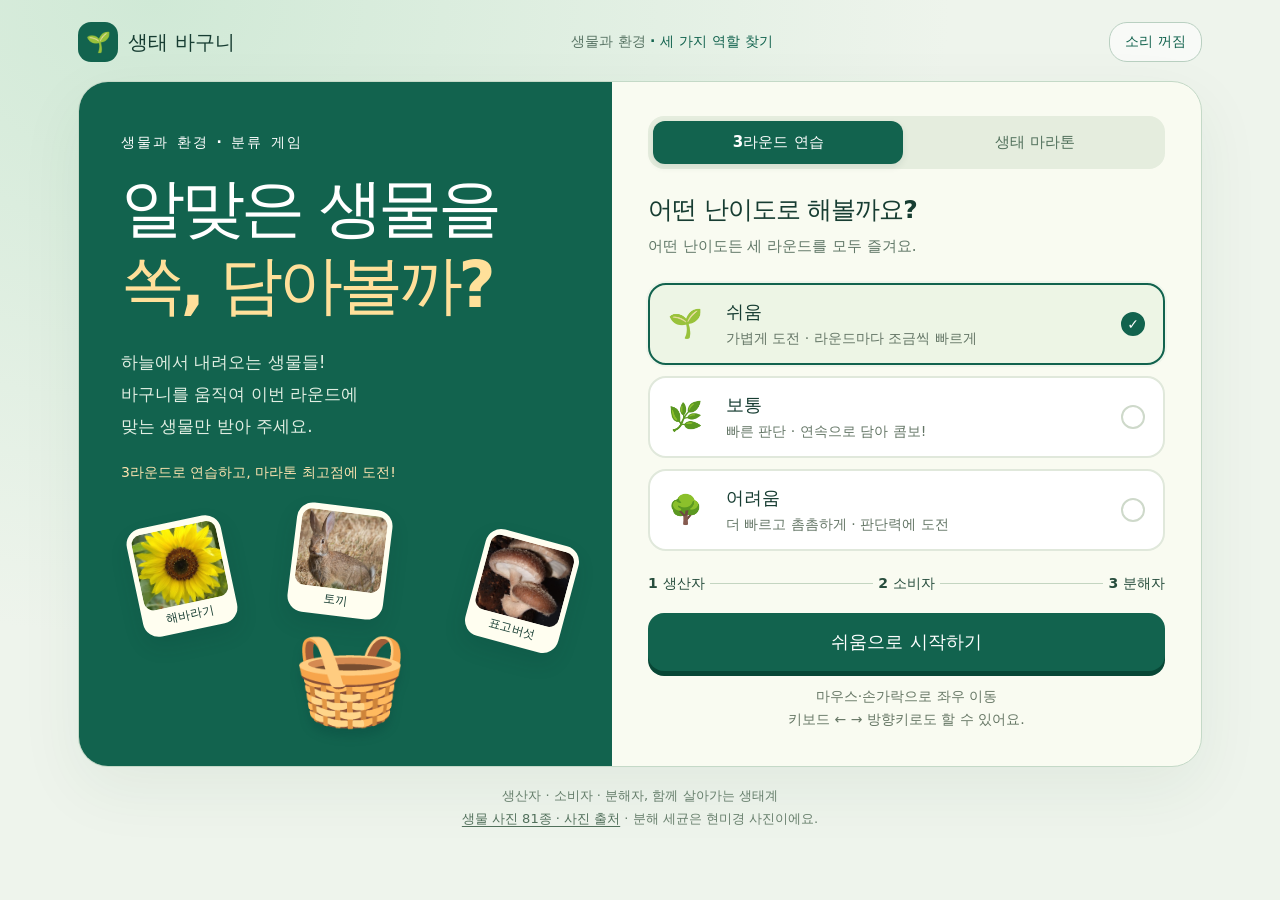
<file: index.html>
<!doctype html>
<html lang="ko">
<head>
<meta charset="utf-8">
<meta name="viewport" content="width=device-width, initial-scale=1, viewport-fit=cover">
<meta name="theme-color" content="#12634e">
<title>생태 바구니 · 생산자, 소비자, 분해자</title>
<link rel="icon" href="data:image/svg+xml,%3Csvg xmlns='http://www.w3.org/2000/svg' viewBox='0 0 64 64'%3E%3Ctext y='52' font-size='52'%3E🧺%3C/text%3E%3C/svg%3E">
<style>
:root{font-family:'Malgun Gothic','Apple SD Gothic Neo',system-ui,sans-serif;color:#173d32;background:#eaf3ec;font-synthesis:none;--green:#12634e;--accent:#efac47;--ink:#173d32}*{box-sizing:border-box}body{margin:0;min-height:100svh;background:radial-gradient(ellipse at 12% 0%,#d0e9d6,transparent 50%),#eef4ec}button{font:inherit;cursor:pointer;touch-action:manipulation}button:focus-visible,[tabindex]:focus-visible{outline:4px solid #eb9127;outline-offset:4px}button:disabled{cursor:default}button{border:0}button,.card{border-radius:18px}button:hover{filter:brightness(1.035)}[hidden]{display:none!important}.shell{max-width:1180px;margin:auto;padding:22px 28px}.brandbar{display:flex;align-items:center;justify-content:space-between;gap:15px;margin-bottom:19px}.brand{font-size:20px;font-weight:900;display:flex;align-items:center;gap:10px}.brandmark{background:var(--green);color:white;width:40px;height:40px;display:grid;place-items:center;border-radius:13px}.tag{font-size:14px;color:#587464}.tag b{color:var(--green)}.smallbtn{background:#fff9;border:1px solid #b9d0c1;padding:10px 15px;font-size:14px;color:var(--green);font-weight:700}.scene{position:relative;overflow:hidden;border-radius:30px;border:1px solid #c4d9c7;background:#f9fbf1;box-shadow:0 22px 65px #244b3710}.start-layout{display:grid;grid-template-columns:.95fr 1.05fr;min-height:600px}.intro{padding:52px 42px 40px;background:var(--green);color:#fff;position:relative;overflow:hidden}.eyebrow{font-size:14px;letter-spacing:.16em;font-weight:800;margin:0 0 18px}.intro h1{font-size:clamp(42px,5vw,64px);line-height:1.2;letter-spacing:-.065em;margin:0 0 22px}.intro h1 span{color:#ffe09a}.intro p{line-height:1.9;color:#e0eee2;font-size:17px;max-width:330px}.icon-show{height:220px;position:relative;margin-top:20px;user-select:none}.sample{position:absolute;display:grid;place-items:center;width:83px;height:96px;background:#fffef0;border-radius:21px;color:var(--ink);box-shadow:0 10px 20px #002e3220;transform:rotate(var(--tilt));font-size:43px;padding:6px}.sample small{font-size:13px;font-weight:800}.sample:nth-child(1){left:3%;top:15px;--tilt:-12deg}.sample:nth-child(2){left:38%;top:0;--tilt:7deg}.sample:nth-child(3){right:0;top:30px;--tilt:15deg}.demo-basket{position:absolute;font-size:92px;left:calc(50% - 52px);bottom:-6px;filter:drop-shadow(0 8px 5px #002e3230)}.selection{padding:44px 36px;display:flex;flex-direction:column;justify-content:center}.selection h2{font-size:25px;letter-spacing:-.04em;margin:0 0 8px}.muted{font-size:15px;color:#617868;line-height:1.65;margin:0 0 24px}.difficulty{display:grid;grid-template-columns:1fr;gap:11px}.level{display:flex;text-align:left;align-items:center;gap:16px;padding:15px 18px;background:#fff;border:2px solid #e0e8db;color:var(--ink);position:relative}.level[aria-pressed=true]{border-color:var(--green);background:#edf5e5;box-shadow:0 0 0 2px #12634e0a}.level .symbol{font-size:28px;width:42px}.level strong{display:block;font-size:18px;margin-bottom:4px}.level small{color:#647666;font-size:14px}.check{margin-left:auto;border:2px solid #ced9ca;border-radius:50%;width:24px;height:24px;display:grid;place-items:center;color:transparent;flex-shrink:0;font-size:14px}.level[aria-pressed=true] .check{background:var(--green);border-color:var(--green);color:#fff}.round-path{display:flex;align-items:center;justify-content:space-between;margin:24px 0 20px;gap:5px;font-size:14px;color:#55725e}.round-path b{font-weight:700;color:#274d3d}.round-path i{height:1px;background:#c4d5c1;flex:1}.primary{background:var(--green);color:white;font-size:18px;font-weight:800;padding:17px 24px;border-radius:16px;box-shadow:0 5px 0 #084736}.primary:active{transform:translateY(2px);box-shadow:0 3px 0 #084736}.how{font-size:14px;color:#667765;text-align:center;margin:20px 0 0;line-height:1.7}.footer{text-align:center;font-size:13px;color:#69816e;margin:17px 0 0}.game-head{display:flex;align-items:center;justify-content:space-between;padding:18px 25px;background:white;gap:12px}.round-label{font-size:14px;color:#69806c;margin-bottom:5px}.game-head h1{font-size:24px;letter-spacing:-.05em;margin:0}.hud{display:flex;align-items:center;gap:22px}.stat{text-align:center;min-width:60px}.stat span{font-size:13px;color:#72816e;display:block;margin-bottom:4px}.stat strong{font-size:23px;font-variant-numeric:tabular-nums}.progress-track{height:5px;background:#d9e7cf}.progress-track div{height:100%;background:#e8a63b;transition:width .2s}.field{height:clamp(320px,58svh,590px);min-height:290px;position:relative;background:linear-gradient(#d9f0f5 0%,#eff8e9 74%,#e2edbb 74%,#c5de9a 100%);overflow:hidden;touch-action:none;user-select:none;cursor:ew-resize;outline-offset:-5px!important}.field::before{content:'';position:absolute;inset:0;pointer-events:none;background:radial-gradient(ellipse at 13% 28%,#ffffff80 0 4%,transparent 4.5%),radial-gradient(ellipse at 83% 17%,#ffffff80 0 5%,transparent 5.5%)}.field-label{position:absolute;left:20px;top:18px;font-size:13px;letter-spacing:.04em;color:#4d7a73;border:1px solid #9abdb455;border-radius:100px;padding:8px 12px;background:#ffffff66}.falling{position:absolute;top:0;left:0;width:78px;height:88px;background:#fffef7;border:2px solid #fff;box-shadow:0 5px 0 #557d7220,0 9px 17px #52796612;border-radius:18px;display:flex;flex-direction:column;align-items:center;justify-content:center;will-change:transform;pointer-events:none}.falling .emoji{font-size:39px;line-height:1.18}.falling .name{font-size:13px;font-weight:800;margin-top:4px;white-space:nowrap}.basket{position:absolute;bottom:12px;left:0;width:108px;height:100px;display:flex;align-items:center;flex-direction:column;justify-content:end;will-change:transform;pointer-events:none}.basket-icon{font-size:76px;line-height:1;filter:drop-shadow(0 5px 2px #48652830)}.basket-name{border-radius:12px;background:var(--green);color:white;font-size:14px;font-weight:800;padding:5px 15px;margin-top:-5px;border:2px solid #fff9;z-index:1}.basket.good .basket-icon{animation:pop .3s}.basket.bad .basket-icon{animation:shake .3s}.feedback{position:absolute;top:60px;left:50%;transform:translateX(-50%);width:max-content;max-width:90%;border:2px solid #fff;background:#fffdf5;color:var(--ink);box-shadow:0 6px 20px #183d3217;border-radius:15px;padding:11px 18px;text-align:center;font-size:15px;font-weight:700;z-index:3;pointer-events:none}.feedback.bad{background:#fff0e1;color:#854c13}.game-bottom{display:flex;align-items:center;justify-content:space-between;padding:14px 22px;background:#fff;gap:12px}.tip{font-size:14px;color:#5e745f;line-height:1.6}.arrows{display:flex;gap:8px}.arrow{background:#eff4e9;color:var(--green);border:1px solid #d4dfcc;font-size:23px;width:55px;height:42px;touch-action:none}.overlay{position:absolute;inset:0;z-index:10;background:#163e3266;backdrop-filter:blur(7px);display:grid;place-items:center;padding:22px}.dialog{background:#fffdf3;border:3px solid white;border-radius:27px;padding:30px;max-width:480px;width:100%;box-shadow:0 25px 60px #06302030;text-align:center;max-height:100%;overflow:auto}.dialog-icon{font-size:55px;line-height:1.3;margin-bottom:10px}.dialog .eyebrow{color:#6b8167;margin-bottom:10px;letter-spacing:.05em}.dialog h2{font-size:29px;margin:0 0 12px;letter-spacing:-.055em}.dialog p{font-size:16px;line-height:1.7;margin:12px 0 22px;color:#59715a}.dialog .primary{width:100%}.dialog .smallbtn{margin-top:15px}.examples{display:flex;justify-content:center;gap:12px;margin:16px 0 22px}.example{background:#edf3e4;padding:10px 13px;border-radius:14px;min-width:80px}.example span{display:block;font-size:28px}.example small{font-size:13px}.result-list{display:grid;gap:8px;text-align:left;margin:20px 0}.result-row{display:flex;justify-content:space-between;background:#eef4e7;border-radius:12px;padding:12px 14px;font-size:15px;gap:10px}.result-row b{white-space:nowrap}.review{font-size:14px;line-height:1.8;text-align:left;background:#fff0d8;border-radius:12px;padding:13px;margin:15px 0}.result-stats{font-size:14px;color:#678168}.pause-buttons{display:grid;gap:6px}.round-dots{display:flex;gap:5px;margin-top:8px}.round-dots span{width:23px;height:4px;border-radius:10px;background:#dce6d7}.round-dots span.active{background:var(--green)}@keyframes pop{50%{transform:translateY(-13px) scale(1.1)}}@keyframes shake{25%,75%{transform:translateX(-8px)}50%{transform:translateX(8px)}}@media(max-width:740px){.shell{padding:14px 12px}.brandbar{margin-bottom:12px}.tag{display:none}.start-layout{grid-template-columns:1fr;min-height:0}.intro{padding:26px 26px 20px}.intro h1{font-size:39px;margin-bottom:12px}.intro h1 br{display:none}.intro p{font-size:15px;margin:0;max-width:none}.intro .eyebrow{margin-bottom:9px;font-size:12px}.icon-show{display:none}.selection{padding:25px 22px}.selection h2{font-size:22px}.muted{margin-bottom:17px}.level{padding:12px 14px}.round-path{margin:20px 0}.scene{border-radius:23px}.game-head{padding:15px;gap:8px}.game-head h1{font-size:20px}.hud{gap:10px}.stat{min-width:42px}.stat strong{font-size:21px}.game-head .smallbtn{padding:10px;font-size:13px}.game-bottom{padding:12px}.tip{font-size:13px;max-width:210px}.field{height:58svh}.dialog{padding:24px 20px}.dialog h2{font-size:26px}.brand{font-size:18px}.how{font-size:13px}.footer{font-size:12px}}@media(max-height:560px) and (orientation:landscape){.shell{padding:8px 16px}.brandbar,.footer{display:none}.field{height:55svh;min-height:200px}.game-head{padding:8px 18px}.game-bottom{padding:7px 18px}.dialog{padding:16px;max-width:600px}.dialog-icon,.examples{display:none}.dialog p{margin:8px 0 12px}.start-layout{grid-template-columns:1fr 1fr}.intro{padding:24px}.icon-show{display:none}.selection{padding:20px}.level{padding:8px 14px}.round-path{margin:12px 0}.how{margin-top:10px}}@media(prefers-reduced-motion:reduce){*,*::before,*::after{animation:none!important;transition:none!important}}
@media(max-width:480px){.game-head{flex-direction:column;align-items:stretch;gap:12px}.game-head h1{font-size:21px;white-space:nowrap}.hud{justify-content:space-between;gap:8px}.stat{display:flex;align-items:center;gap:7px;white-space:nowrap}.stat span{margin:0;font-size:12px}.stat strong{font-size:20px}.game-head .smallbtn{white-space:nowrap;padding:9px 13px}.field{height:54svh}.game-bottom .tip{font-size:12px}.arrow{width:46px}.round-label{font-size:13px}.dialog h2{font-size:24px}.result-row{font-size:13px}}
.arcade-bar{display:flex;justify-content:space-between;align-items:center;gap:12px;padding:11px 24px;background:#164c3e;color:#fff}.hearts{font-size:23px;letter-spacing:2px;white-space:nowrap;color:#ff858b}.hearts .empty{color:#79958a}.arcade-stat{display:flex;align-items:baseline;gap:8px;white-space:nowrap}.arcade-stat small{font-size:12px;color:#b7d5c3}.arcade-stat strong{font-size:23px;font-variant-numeric:tabular-nums}.combo{font-size:15px;font-weight:800;color:#ffe4a0;min-width:105px;text-align:right}.combo.hot{color:#ffcb52;text-shadow:0 0 16px #ffb83c55}.speed-tag{position:absolute;top:18px;right:18px;background:#fff7dc;color:#84611d;padding:8px 12px;border-radius:100px;font-size:12px;font-weight:800}.field-label{max-width:calc(100% - 140px);font-size:12px}.field.danger{box-shadow:inset 0 0 55px #e1525230}.field.hit{animation:hitFlash .35s}.point-pop{position:absolute;font-size:23px;font-weight:900;color:#176c42;text-shadow:0 2px #fff,2px 0 #fff,-2px 0 #fff;pointer-events:none;z-index:4;animation:floatPoints .9s ease-out forwards}.point-pop.loss{color:#b13738}.combo-meter{height:3px;background:#315f4b;overflow:hidden;flex-basis:100%}.combo-meter span{display:block;height:100%;background:#ffc854;transition:width .15s}.rules{font-size:13px;line-height:1.8;border-radius:13px;background:#edf3e4;color:#456647;padding:12px 14px;margin:0 0 18px;text-align:left}.rules b{color:#22543b}.score-hero{font-size:45px;font-weight:900;color:var(--green);margin:8px 0 3px;font-variant-numeric:tabular-nums}.stars{color:#d48d17;font-size:34px;letter-spacing:8px;margin:5px 0}.score-breakdown{font-size:13px;color:#64775e;line-height:1.9;margin:12px 0 20px}.fail-button{width:100%;margin-top:14px}.game-bottom .tip{font-size:13px}.field{height:clamp(300px,52svh,530px)}.game-head{padding-top:13px;padding-bottom:13px}.intro p.rule-note{font-size:14px;color:#ffe5b1;margin-top:16px}.dialog .result-row+.result-row{margin-top:7px}@keyframes floatPoints{from{opacity:1;transform:translate(-50%,0) scale(.8)}20%{transform:translate(-50%,-15px) scale(1.15)}to{opacity:0;transform:translate(-50%,-75px) scale(1)}}@keyframes hitFlash{50%{box-shadow:inset 0 0 85px #e3585880}}@media(max-width:740px){.arcade-bar{padding:10px 15px;gap:7px}.hearts{font-size:19px;letter-spacing:0}.arcade-stat{gap:5px}.arcade-stat strong{font-size:20px}.combo{font-size:13px;min-width:80px}.field{height:49svh}.speed-tag{top:16px;right:10px;padding:7px 9px;font-size:11px}.field-label{left:10px;top:16px;padding:7px 9px;max-width:calc(100% - 114px);font-size:11px}.feedback{font-size:14px;padding:9px 12px}.game-bottom .tip{font-size:12px}.rules{font-size:13px}.score-hero{font-size:39px}}@media(max-width:360px){.arcade-stat small{display:none}.combo{min-width:75px}.arcade-bar{gap:5px}.hearts{font-size:18px}}@media(max-height:560px) and (orientation:landscape){.field{height:47svh;min-height:170px}.arcade-bar{padding:5px 18px}.arcade-stat strong{font-size:18px}.hearts{font-size:18px}.rules{padding:8px;margin-bottom:12px}.intro p.rule-note{display:none}}

.falling{width:96px;height:108px;padding:3px;justify-content:flex-start;border-radius:15px;overflow:hidden}.species-photo{display:block;width:86px;height:77px;object-fit:cover;border-radius:10px;background:#e8ece4;flex-shrink:0}.falling .name{font-size:13px;line-height:20px;margin-top:2px}.sample{width:96px;height:110px;padding:5px;gap:0;border-radius:16px}.sample img{width:86px;height:77px;object-fit:cover;border-radius:10px}.sample small{font-size:12px;line-height:20px}.example{padding:5px 5px 8px;min-width:0;width:110px;overflow:hidden;background:#edf3e4}.example img{width:100%;height:76px;object-fit:cover;border-radius:9px;display:block;margin-bottom:7px}.example small{font-size:13px}.review-photo{display:flex;align-items:center;gap:10px;margin:8px 0}.review-photo img{width:46px;height:42px;object-fit:cover;border-radius:8px}.footer a{color:#52715c;text-underline-offset:3px}.footer{line-height:1.8}.primary:disabled{opacity:.65;box-shadow:none}.photos-error{font-size:14px;color:#a04427;line-height:1.7;margin:12px 0}.photo-note{font-size:12px;color:#627761;margin-top:-10px;margin-bottom:12px}
img[src$="/enoki.jpg"]{object-position:50% 15%}img[src$="/rabbit.jpg"]{object-position:50% 20%}img[src$="/tree.jpg"]{object-position:50% 35%}
</style>
<link rel="stylesheet" href="modes.css?v=tablet-20261006">
</head>
<body>
<main class="shell">
  <header class="brandbar"><div class="brand"><span class="brandmark" aria-hidden="true">🌱</span>생태 바구니</div><div class="tag">생물과 환경 <b>· 세 가지 역할 찾기</b></div><button id="sound" class="smallbtn" aria-pressed="false">소리 꺼짐</button></header>
  <section id="home" class="scene start-layout" aria-label="난이도 선택">
    <div class="intro"><div class="eyebrow">생물과 환경 · 분류 게임</div><h1>알맞은 생물을<br><span>쏙, 담아볼까?</span></h1><p>하늘에서 내려오는 생물들!<br>바구니를 움직여 이번 라운드에<br>맞는 생물만 받아 주세요.</p><div class="icon-show" aria-hidden="true"><div class="sample"><img src="assets/sunflower.jpg" alt=""><small>해바라기</small></div><div class="sample"><img src="assets/rabbit.jpg" alt=""><small>토끼</small></div><div class="sample"><img src="assets/shiitake.jpg" alt=""><small>표고버섯</small></div><div class="demo-basket">🧺</div></div></div>
    <div class="selection"><div class="mode-tabs" role="group" aria-label="게임 방식"><button data-mode="rounds" aria-pressed="true">3라운드 연습</button><button data-mode="marathon" aria-pressed="false">생태 마라톤</button></div><h2>어떤 난이도로 해볼까요?</h2><p class="muted">어떤 난이도든 세 라운드를 모두 즐겨요.</p><div class="difficulty" role="group" aria-label="난이도"><button class="level" data-level="easy" aria-pressed="true"><span class="symbol" aria-hidden="true">🌱</span><span><strong>쉬움</strong><small>천천히 · 익숙한 생물부터</small></span><span class="check" aria-hidden="true">✓</span></button><button class="level" data-level="normal" aria-pressed="false"><span class="symbol" aria-hidden="true">🌿</span><span><strong>보통</strong><small>조금 빠르게 · 더 다양한 생물</small></span><span class="check" aria-hidden="true">✓</span></button><button class="level" data-level="hard" aria-pressed="false"><span class="symbol" aria-hidden="true">🌳</span><span><strong>어려움</strong><small>빠르게 · 여러 생물 사이에서 쏙!</small></span><span class="check" aria-hidden="true">✓</span></button></div><div class="round-path"><b>1 생산자</b><i></i><b>2 소비자</b><i></i><b>3 분해자</b></div><div id="marathon-setup" hidden><div class="rules"><b>♥ 하트 5개 · 끝없이 도전!</b><br>잘 담으면 15~20초마다 새 역할로 바뀌어요.<br>3초 전 미리 알려 주고, 점점 빨라져요.</div><p class="privacy-note" id="local-best"></p><p class="privacy-note">최고 점수는 이 브라우저에만 저장돼요.</p></div><button class="primary" id="start">쉬움으로 시작하기</button><p class="how">마우스·손가락으로 좌우 이동<br>키보드 ← → 방향키로도 할 수 있어요.</p></div>
  </section>
  <section id="game" class="scene" aria-label="생태 바구니 게임" hidden>
    <header class="game-head"><div class="game-title"><div class="round-label" id="round-label"></div><h1 id="mission"></h1><div class="round-dots" aria-hidden="true"><span></span><span></span><span></span></div><div class="hearts" id="hearts" role="img" aria-label="하트 5개" hidden></div></div><div class="hud"><div class="hud-achievements"><div class="arcade-stat"><small>총 점수</small><strong id="score">0</strong></div><div class="combo" id="combo">연속 담기 도전!</div></div><div class="stat"><span>담은 생물</span><strong id="count">0/5</strong></div><div class="stat"><span>남은 시간</span><strong id="timer">40</strong></div><button class="smallbtn" id="pause" aria-label="게임 일시정지"><span class="pause-icon" aria-hidden="true"></span>일시정지</button></div></header>
    <div class="progress-track" role="progressbar" aria-label="이번 라운드 목표" aria-valuemin="0" aria-valuemax="5" aria-valuenow="0"><div id="progress" style="width:0%"></div></div>
    <div class="field" id="field" tabindex="0" role="region" aria-label="방향키 또는 마우스나 터치로 바구니를 좌우로 움직이세요"><div class="field-label" id="field-label">맞는 생물만 받아요</div><div id="fall-layer" aria-hidden="true"></div><div class="basket" id="basket" aria-hidden="true"><span class="basket-icon">🧺</span><span class="basket-name" id="basket-name"></span></div><div id="feedback" class="feedback" role="status" hidden></div></div>
    <div class="game-bottom"><div class="tip" id="tip">놓침 −10점 · 오답 −20점<br>놓침·오답은 ♥ −1</div><div class="arrows"><button class="arrow" id="left" aria-label="바구니 왼쪽으로">←</button><button class="arrow" id="right" aria-label="바구니 오른쪽으로">→</button></div></div>
    <div class="overlay" id="overlay"><section class="dialog" role="dialog" aria-modal="true" aria-labelledby="dialog-title" tabindex="-1" id="dialog"></section></div>
  </section>
  <p class="footer">생산자 · 소비자 · 분해자, 함께 살아가는 생태계<br><a href="photo-credits.html" target="_blank" rel="noopener">사진 출처</a> · 분해 세균은 현미경 사진이에요.</p>
</main>

<script src="app.js?v=tablet-20261006"></script>
</body>
</html>
</file>
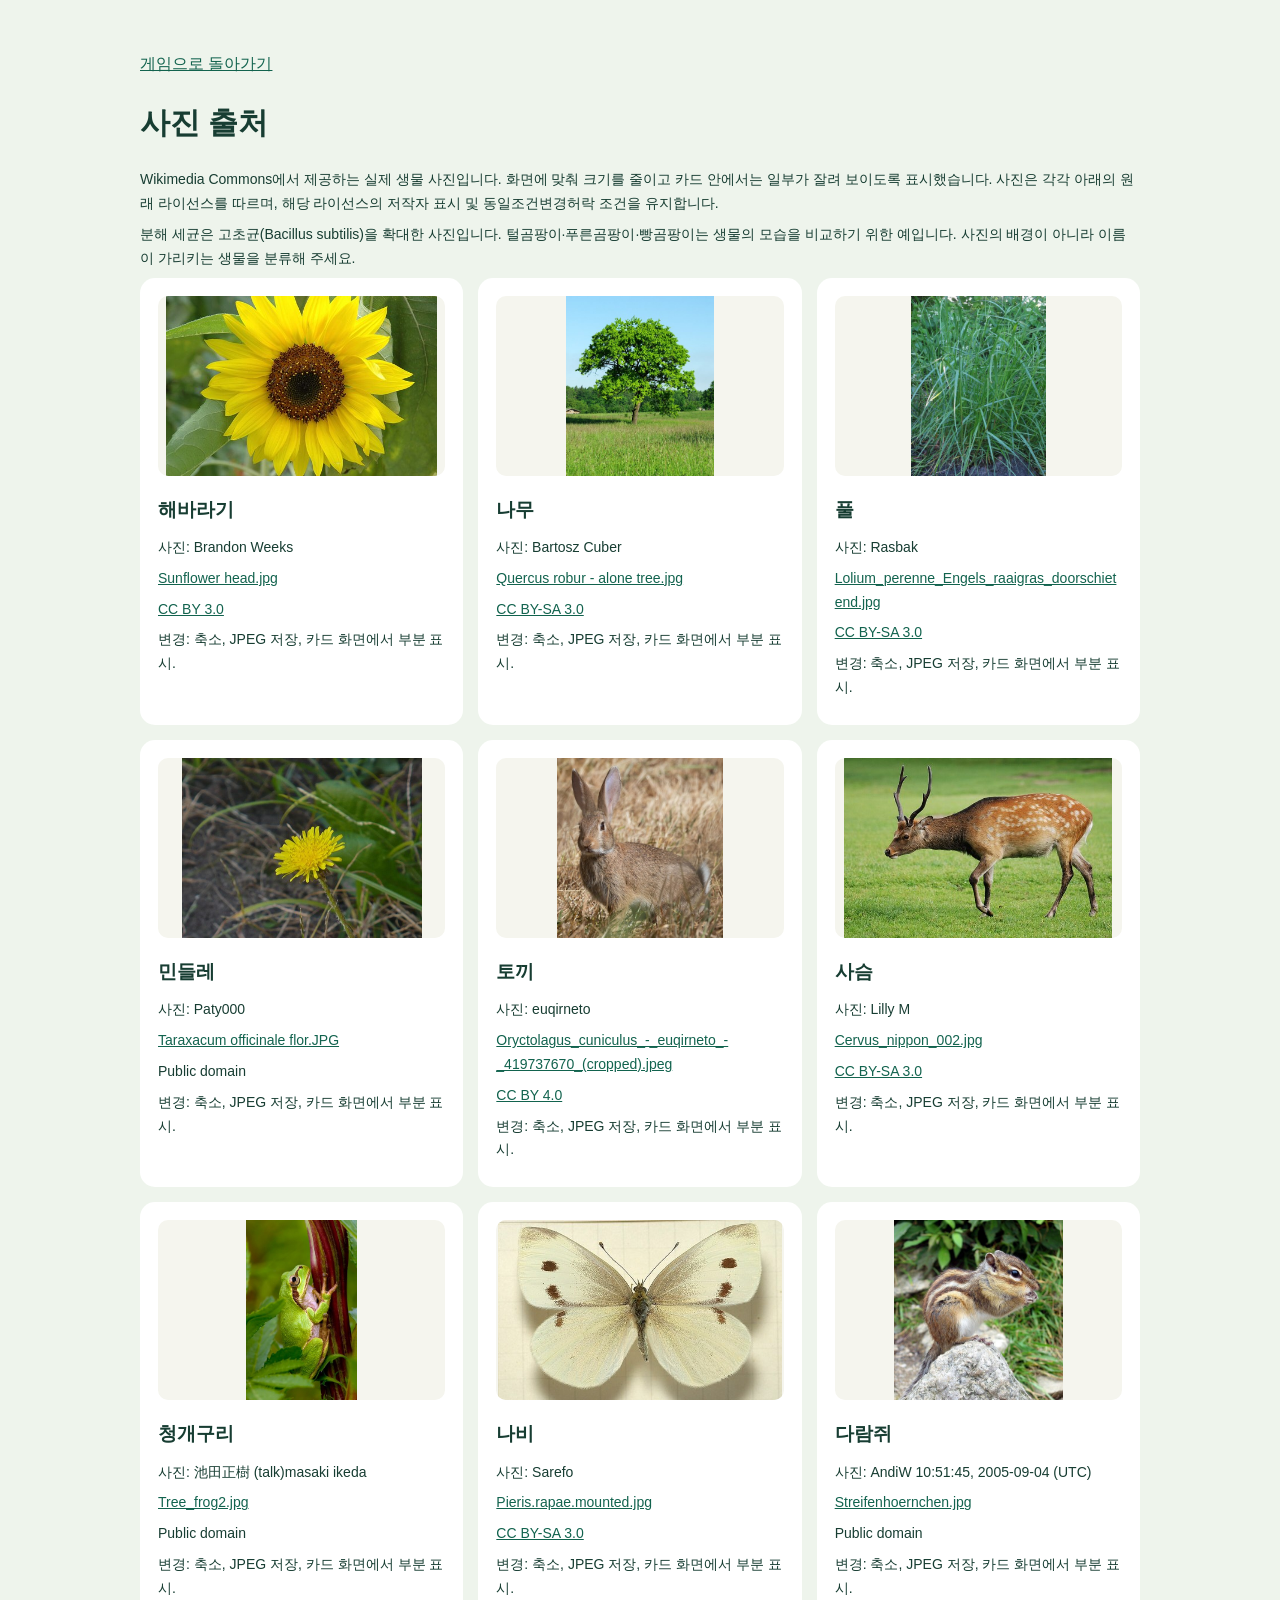
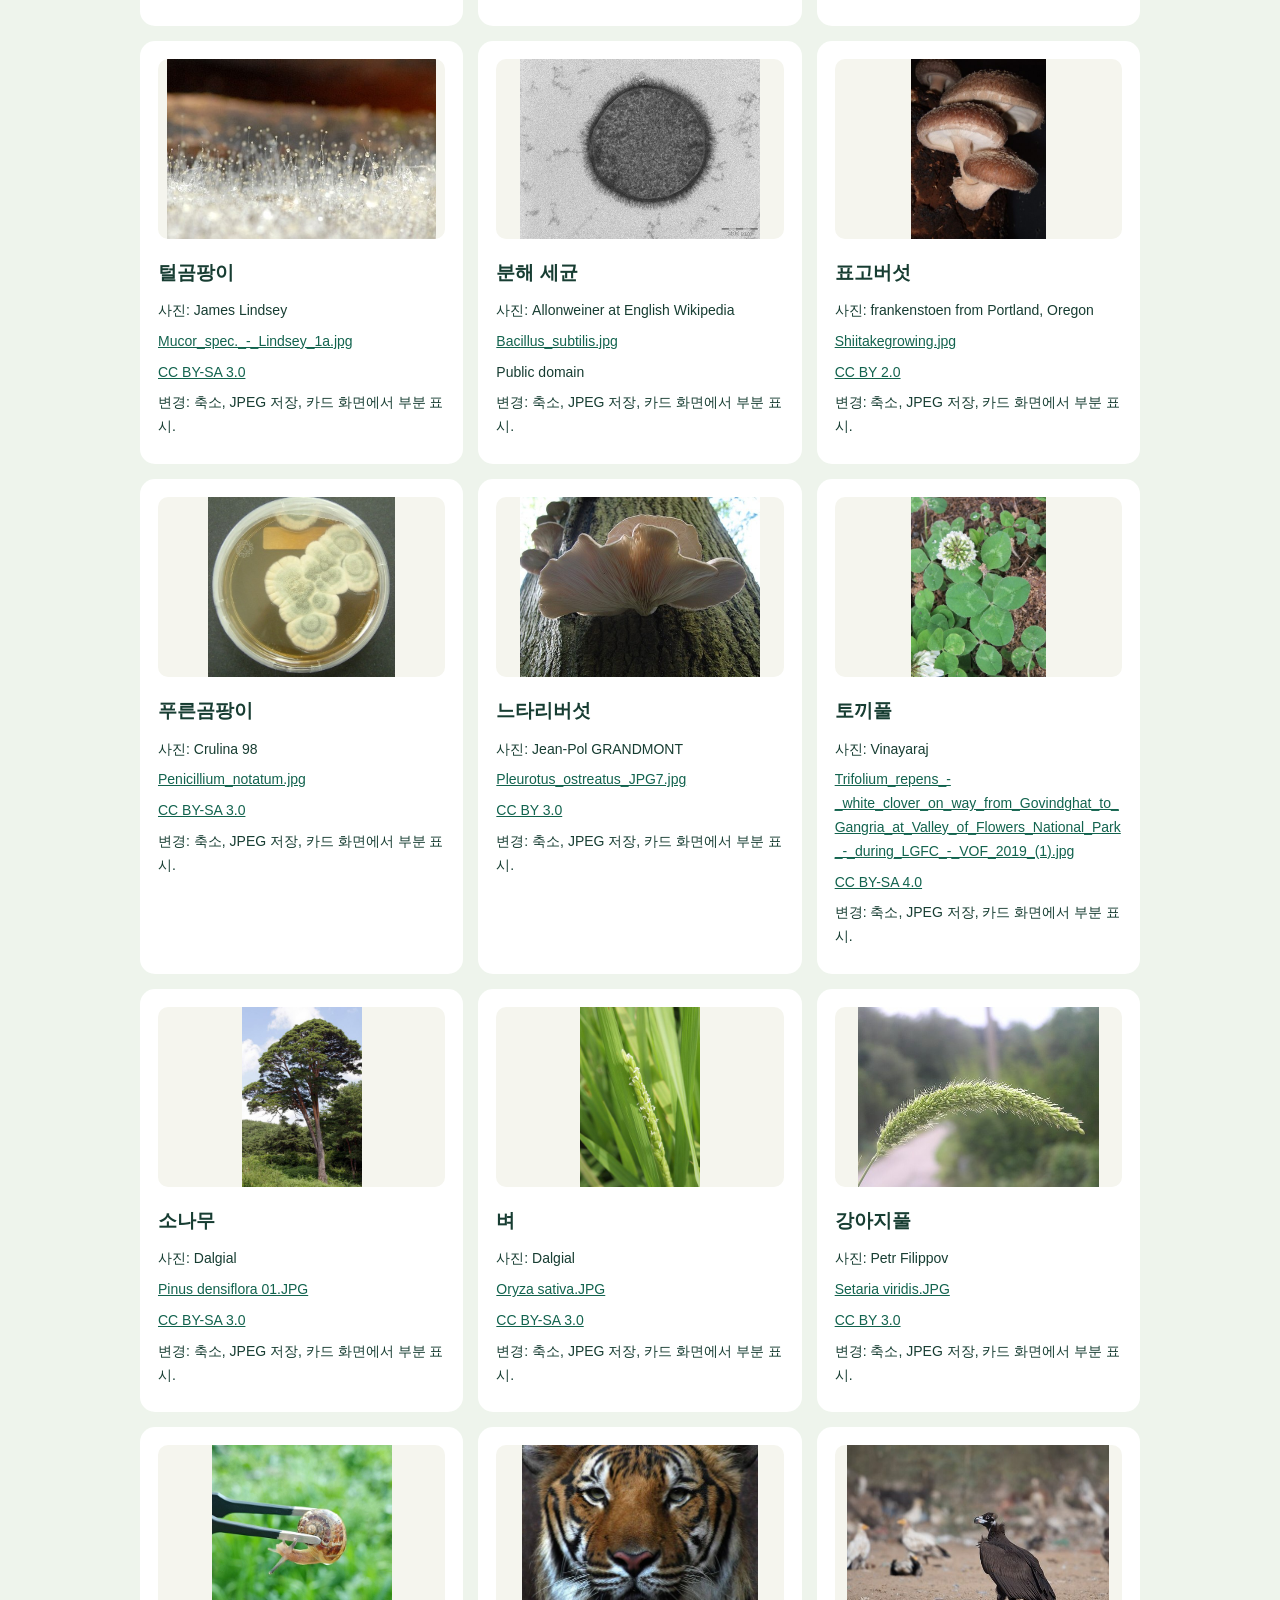
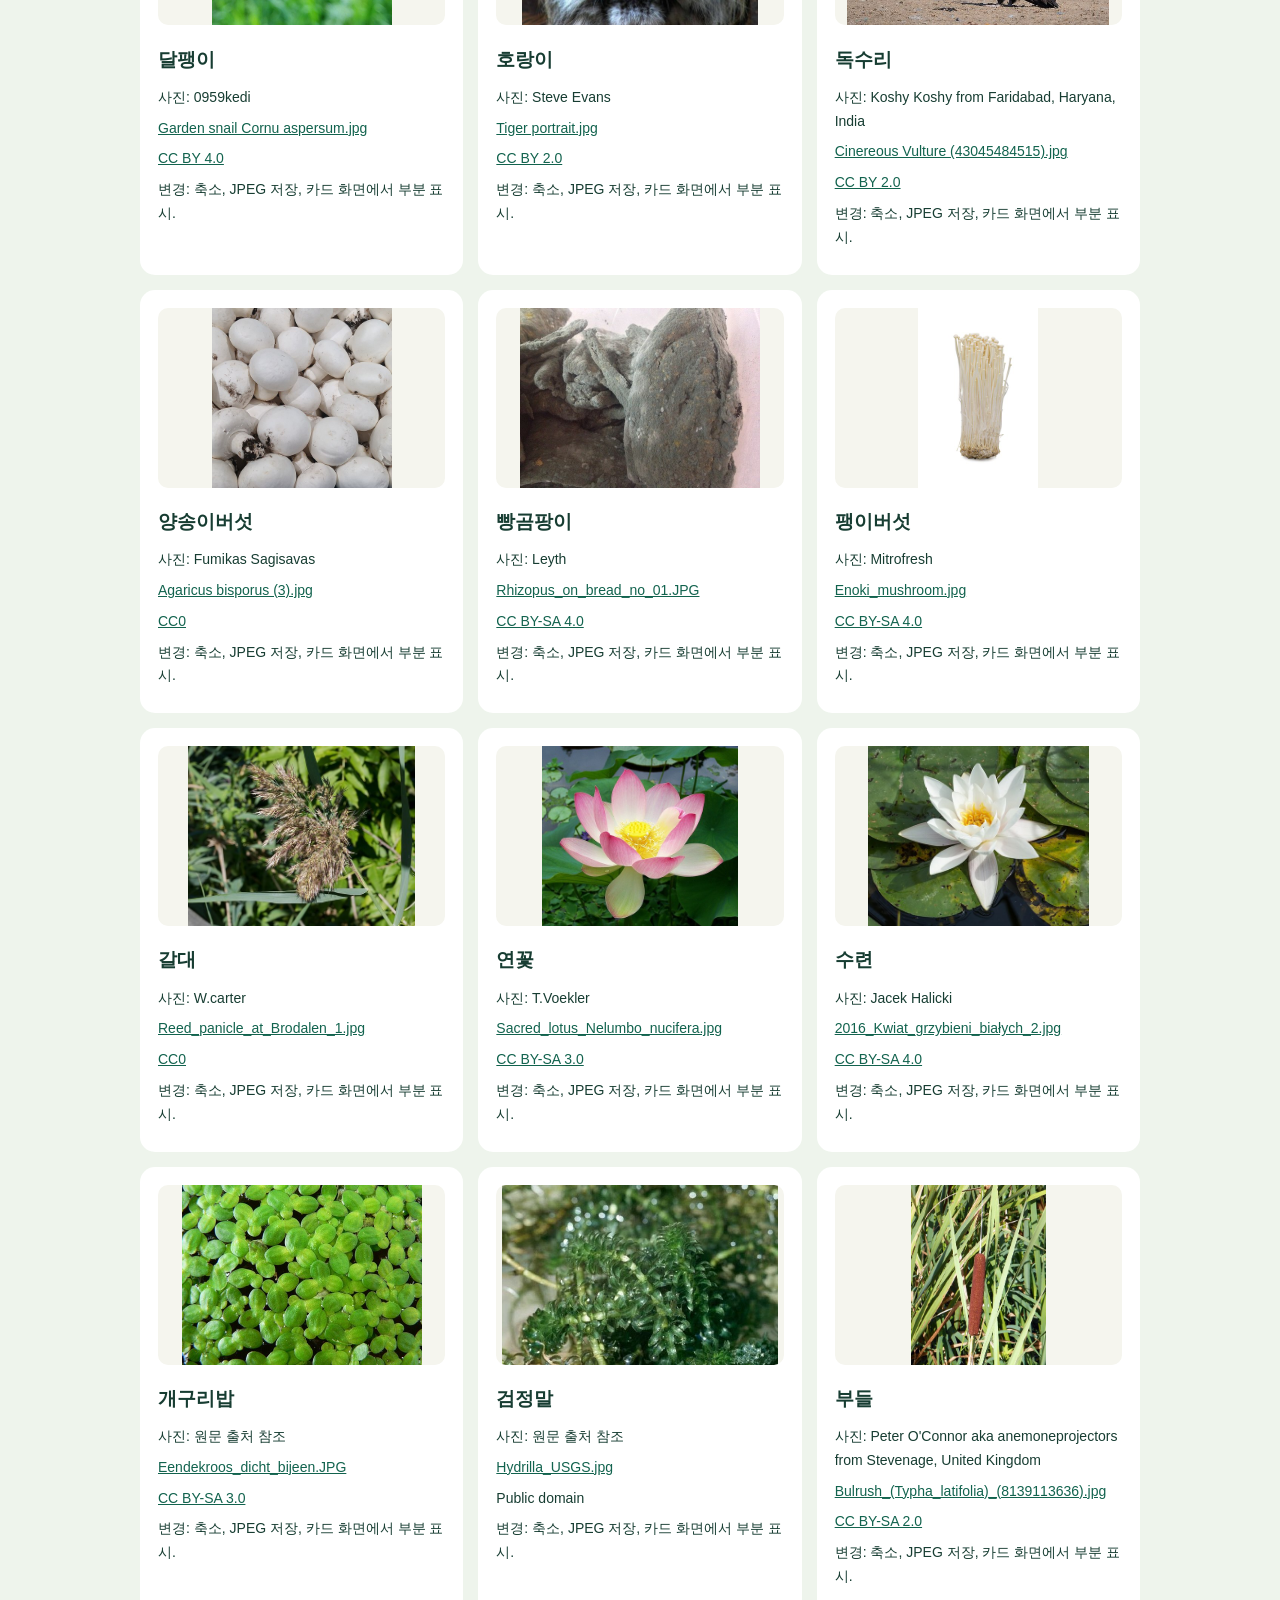
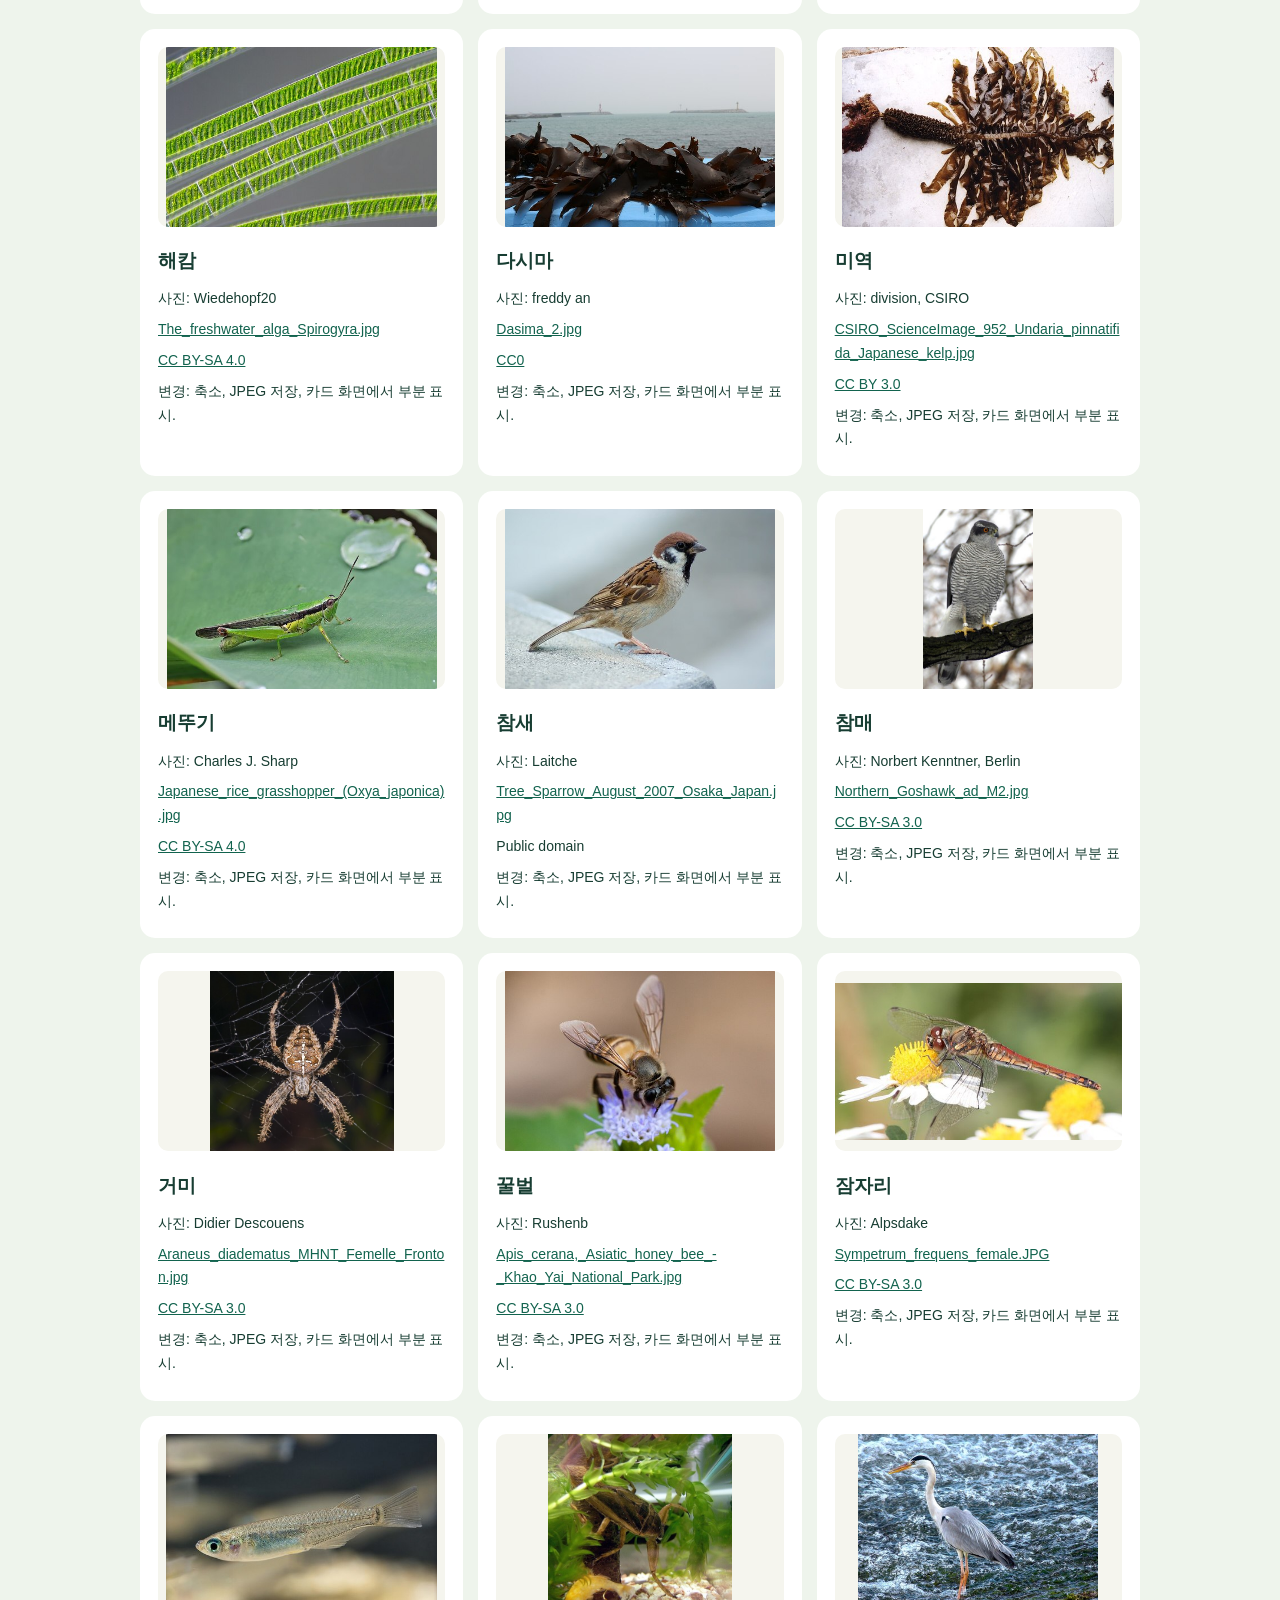
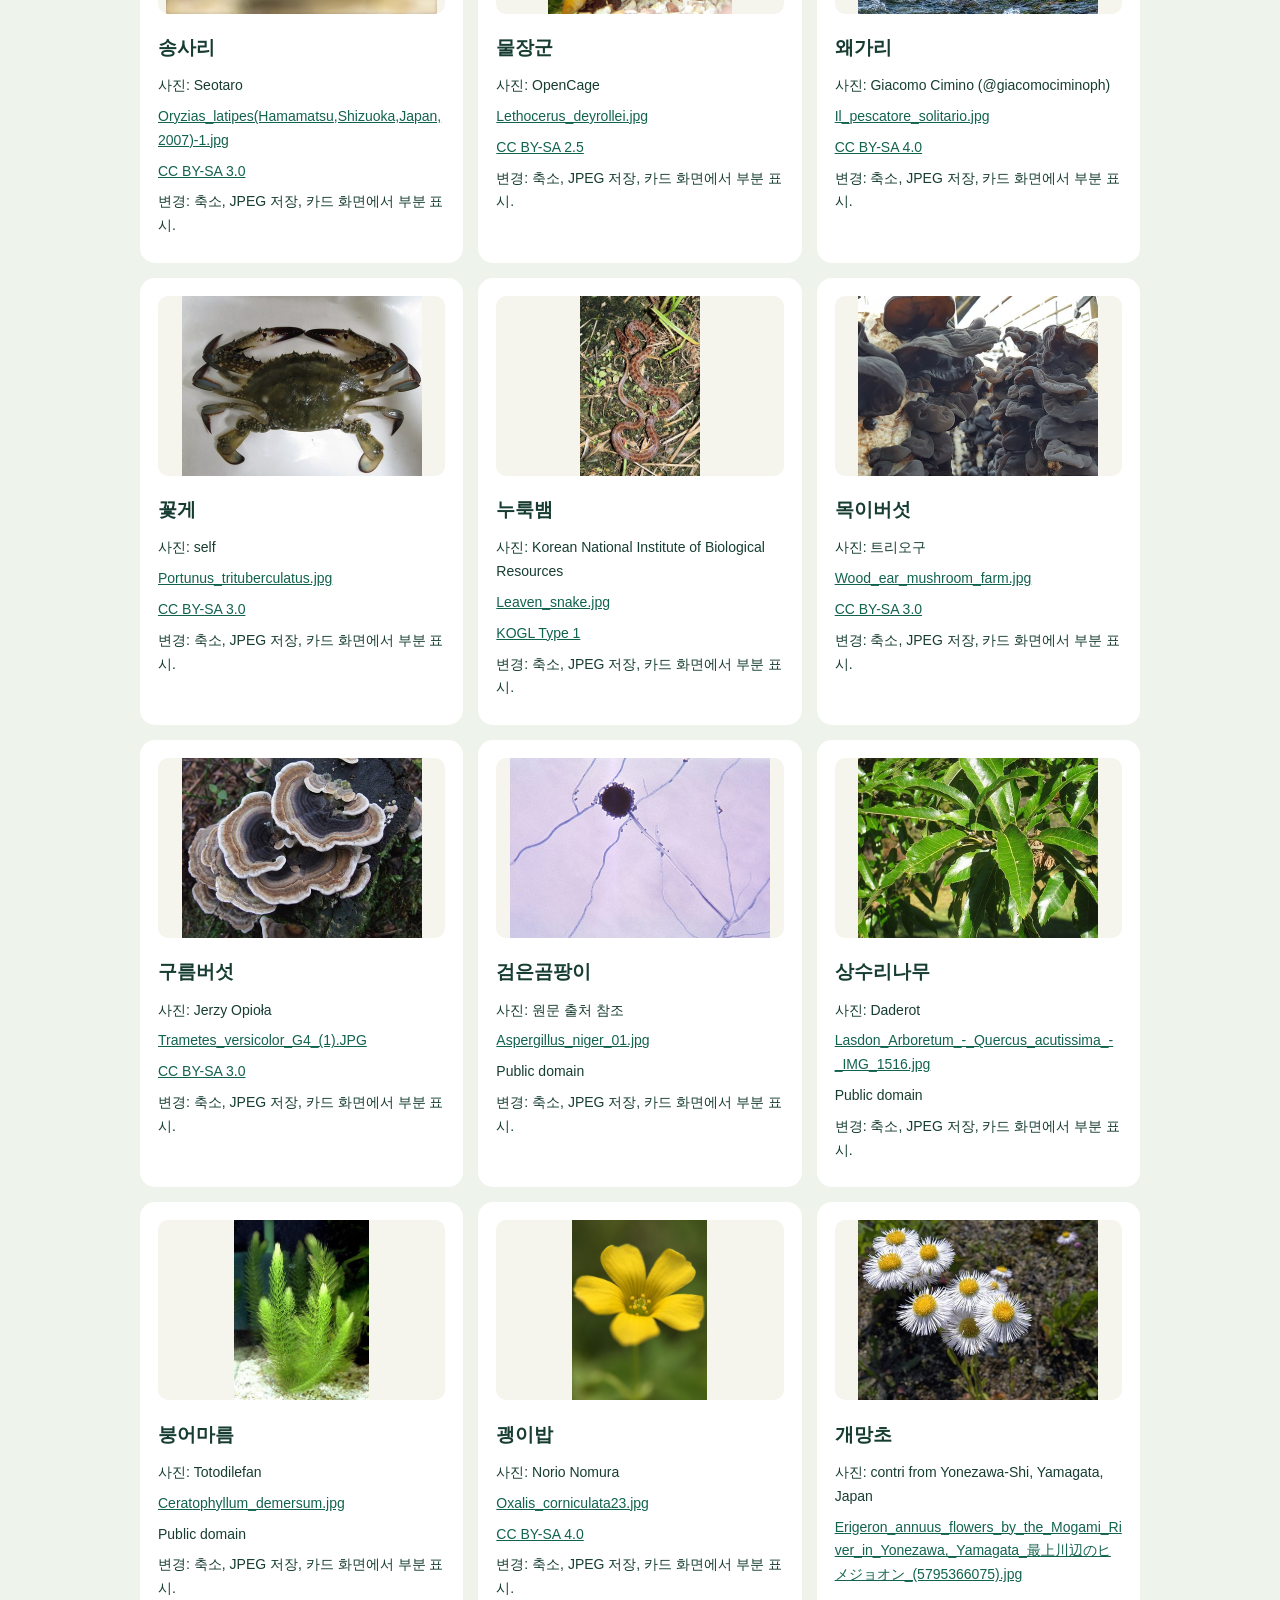
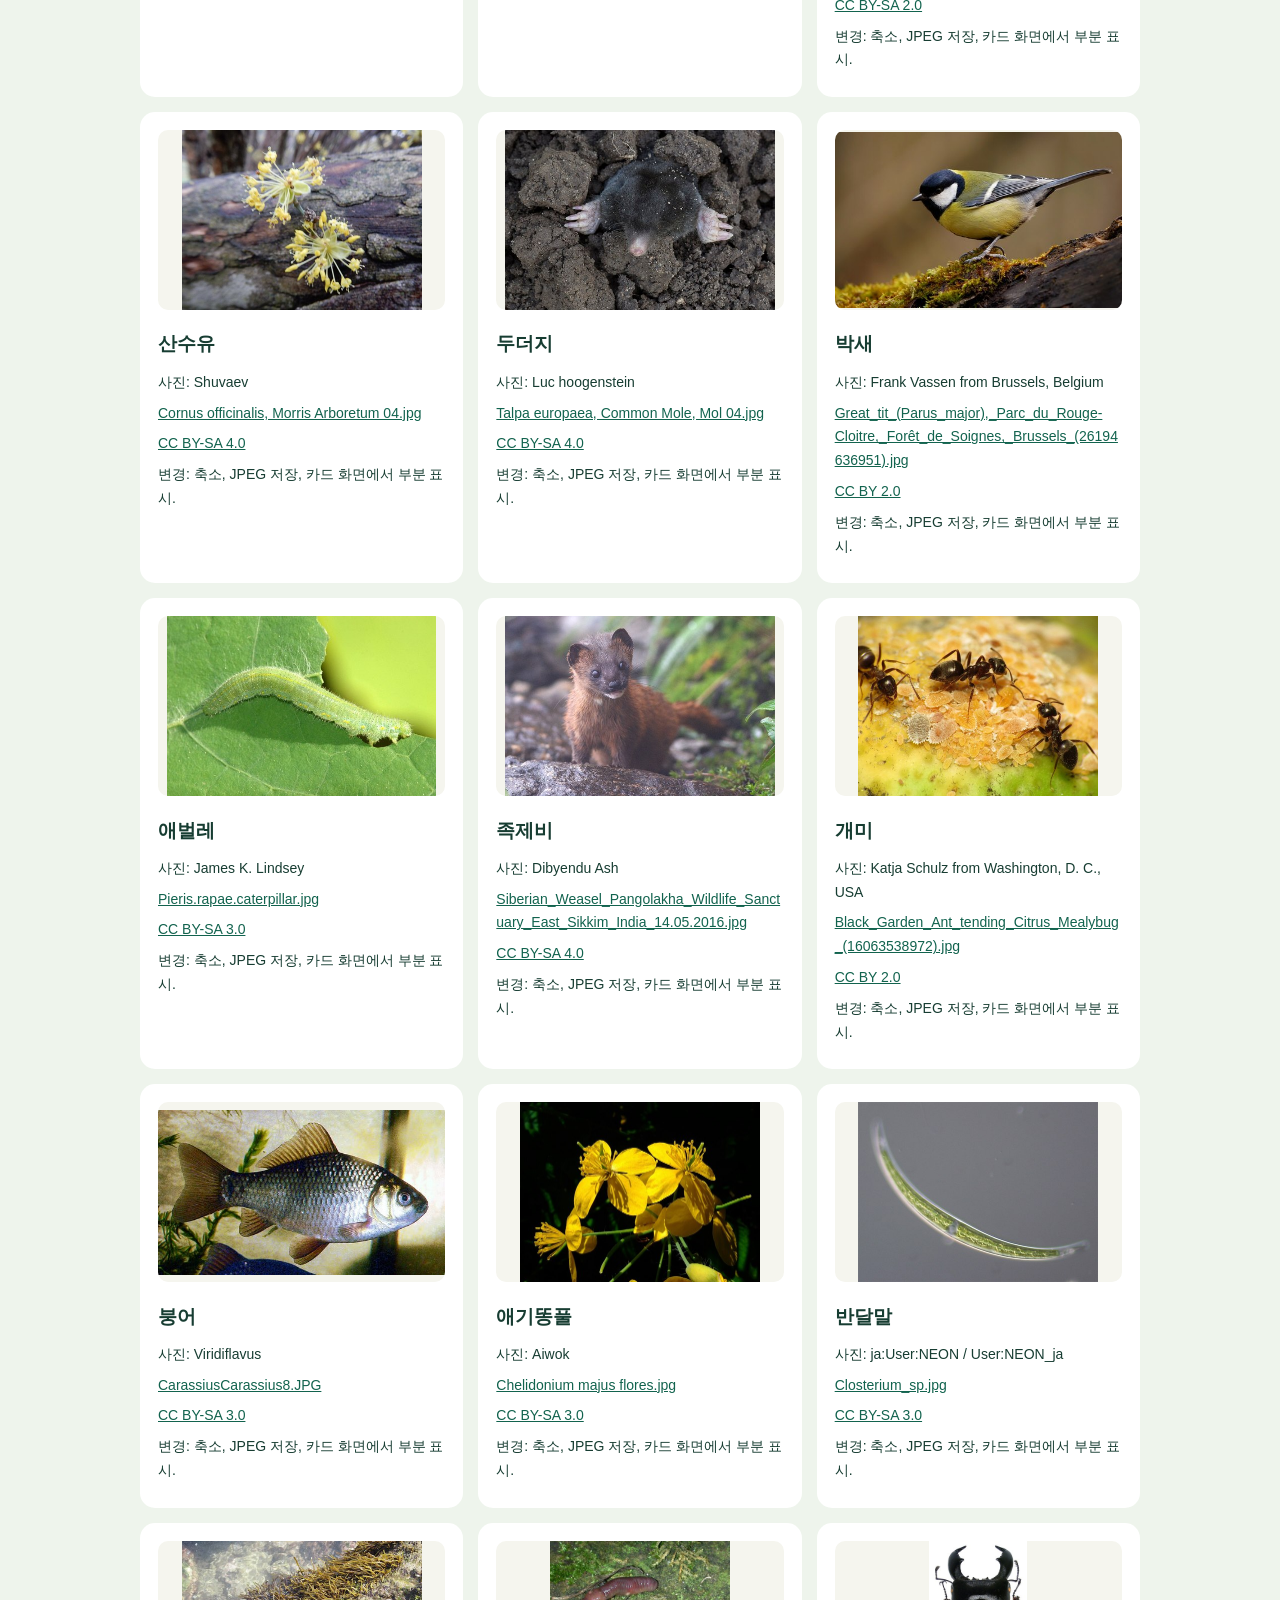
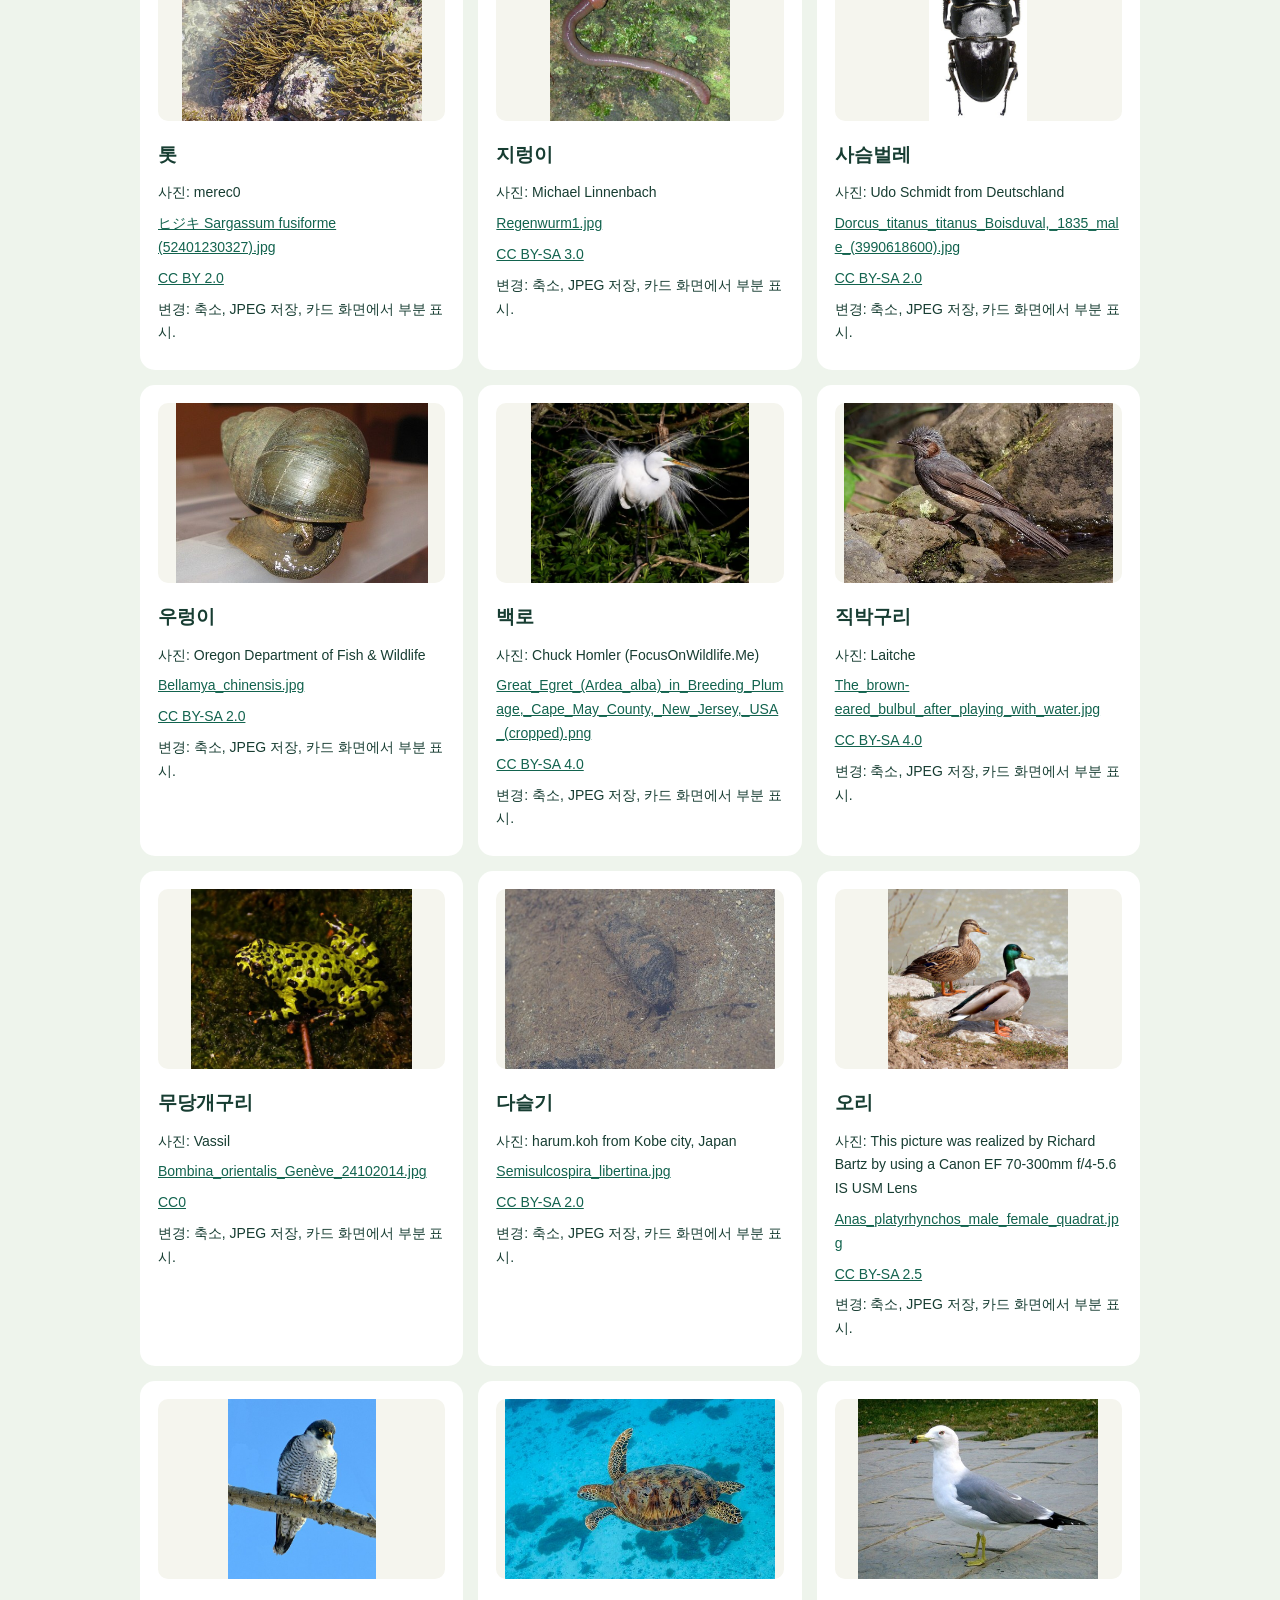
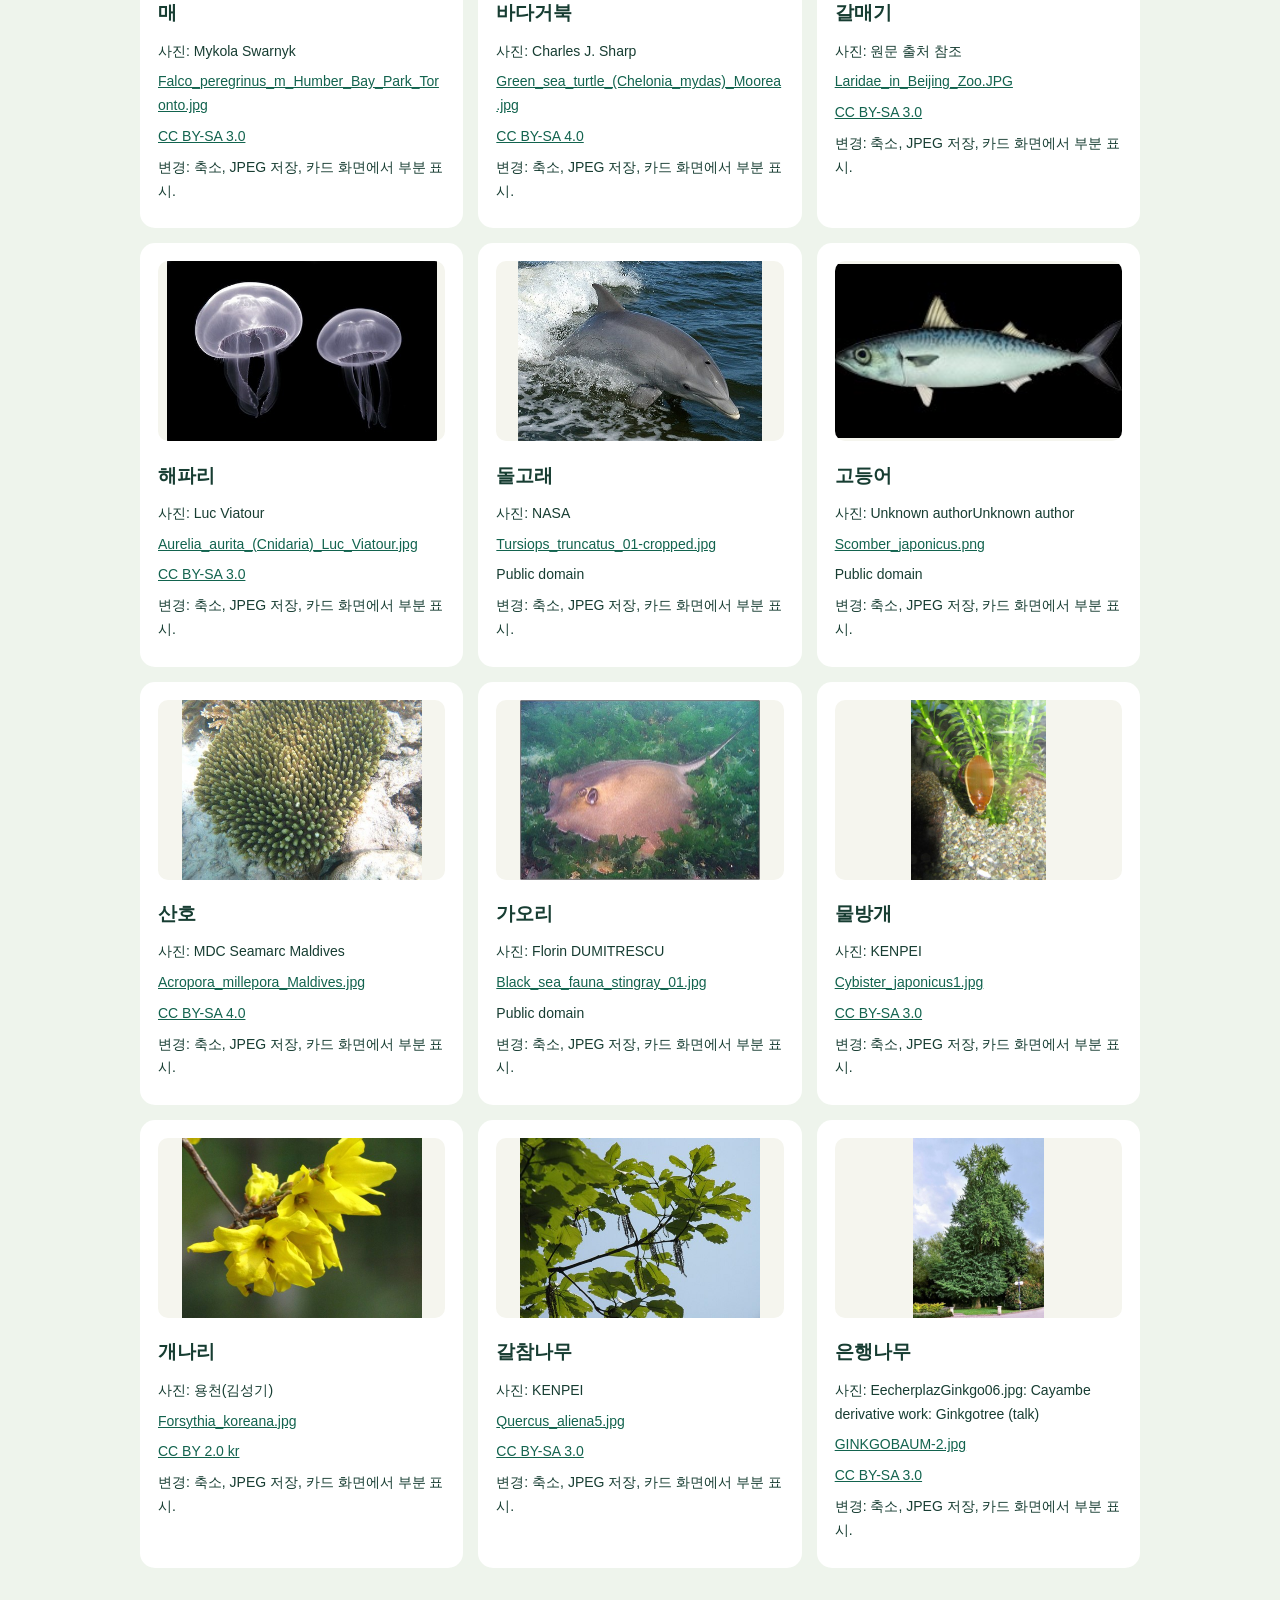
<file: photo-credits.html>
<!doctype html><html lang="ko"><meta charset="utf-8"><meta name="viewport" content="width=device-width, initial-scale=1"><title>생태 바구니 · 사진 출처</title><style>body{font:16px/1.7 'Malgun Gothic',sans-serif;color:#173d32;background:#eef4ec;max-width:1000px;margin:30px auto;padding:20px}h1{font-size:30px}a{color:#12634e;overflow-wrap:anywhere}.grid{display:grid;grid-template-columns:repeat(auto-fit,minmax(260px,1fr));gap:15px}article{background:white;padding:18px;border-radius:15px}img{width:100%;height:180px;object-fit:contain;border-radius:10px;background:#f5f5ee}h2{font-size:19px;margin:10px 0}p{font-size:14px;margin:7px 0}</style><a href="index.html">게임으로 돌아가기</a><h1>사진 출처</h1><p>Wikimedia Commons에서 제공하는 실제 생물 사진입니다. 화면에 맞춰 크기를 줄이고 카드 안에서는 일부가 잘려 보이도록 표시했습니다. 사진은 각각 아래의 원래 라이선스를 따르며, 해당 라이선스의 저작자 표시 및 동일조건변경허락 조건을 유지합니다.</p><p>분해 세균은 고초균(Bacillus subtilis)을 확대한 사진입니다. 털곰팡이·푸른곰팡이·빵곰팡이는 생물의 모습을 비교하기 위한 예입니다. 사진의 배경이 아니라 이름이 가리키는 생물을 분류해 주세요.</p><div class="grid"><article><img src="assets/sunflower.jpg" alt="해바라기"><h2>해바라기</h2><p>사진: Brandon Weeks</p><p><a href="https://commons.wikimedia.org/wiki/File:Sunflower_head.jpg" target="_blank" rel="noopener">Sunflower head.jpg</a></p><p><a href="https://creativecommons.org/licenses/by/3.0" target="_blank" rel="noopener">CC BY 3.0</a></p><p>변경: 축소, JPEG 저장, 카드 화면에서 부분 표시.</p></article><article><img src="assets/tree.jpg" alt="나무"><h2>나무</h2><p>사진: Bartosz Cuber</p><p><a href="https://commons.wikimedia.org/wiki/File:Quercus_robur_-_alone_tree.jpg" target="_blank" rel="noopener">Quercus robur - alone tree.jpg</a></p><p><a href="https://creativecommons.org/licenses/by-sa/3.0" target="_blank" rel="noopener">CC BY-SA 3.0</a></p><p>변경: 축소, JPEG 저장, 카드 화면에서 부분 표시.</p></article><article><img src="assets/grass.jpg" alt="풀"><h2>풀</h2><p>사진: Rasbak</p><p><a href="https://commons.wikimedia.org/wiki/File:Lolium_perenne_Engels_raaigras_doorschietend.jpg" target="_blank" rel="noopener">Lolium_perenne_Engels_raaigras_doorschietend.jpg</a></p><p><a href="http://creativecommons.org/licenses/by-sa/3.0/" target="_blank" rel="noopener">CC BY-SA 3.0</a></p><p>변경: 축소, JPEG 저장, 카드 화면에서 부분 표시.</p></article><article><img src="assets/dandelion.jpg" alt="민들레"><h2>민들레</h2><p>사진: Paty000</p><p><a href="https://commons.wikimedia.org/wiki/File:Taraxacum_officinale_flor.JPG" target="_blank" rel="noopener">Taraxacum officinale flor.JPG</a></p><p>Public domain</p><p>변경: 축소, JPEG 저장, 카드 화면에서 부분 표시.</p></article><article><img src="assets/rabbit.jpg" alt="토끼"><h2>토끼</h2><p>사진: euqirneto</p><p><a href="https://commons.wikimedia.org/wiki/File:Oryctolagus_cuniculus_-_euqirneto_-_419737670_(cropped).jpeg" target="_blank" rel="noopener">Oryctolagus_cuniculus_-_euqirneto_-_419737670_(cropped).jpeg</a></p><p><a href="https://creativecommons.org/licenses/by/4.0" target="_blank" rel="noopener">CC BY 4.0</a></p><p>변경: 축소, JPEG 저장, 카드 화면에서 부분 표시.</p></article><article><img src="assets/deer.jpg" alt="사슴"><h2>사슴</h2><p>사진: Lilly M</p><p><a href="https://commons.wikimedia.org/wiki/File:Cervus_nippon_002.jpg" target="_blank" rel="noopener">Cervus_nippon_002.jpg</a></p><p><a href="https://creativecommons.org/licenses/by-sa/3.0" target="_blank" rel="noopener">CC BY-SA 3.0</a></p><p>변경: 축소, JPEG 저장, 카드 화면에서 부분 표시.</p></article><article><img src="assets/frog.jpg" alt="청개구리"><h2>청개구리</h2><p>사진: 池田正樹 (talk)masaki ikeda</p><p><a href="https://commons.wikimedia.org/wiki/File:Tree_frog2.jpg" target="_blank" rel="noopener">Tree_frog2.jpg</a></p><p>Public domain</p><p>변경: 축소, JPEG 저장, 카드 화면에서 부분 표시.</p></article><article><img src="assets/butterfly.jpg" alt="나비"><h2>나비</h2><p>사진: Sarefo</p><p><a href="https://commons.wikimedia.org/wiki/File:Pieris.rapae.mounted.jpg" target="_blank" rel="noopener">Pieris.rapae.mounted.jpg</a></p><p><a href="http://creativecommons.org/licenses/by-sa/3.0/" target="_blank" rel="noopener">CC BY-SA 3.0</a></p><p>변경: 축소, JPEG 저장, 카드 화면에서 부분 표시.</p></article><article><img src="assets/chipmunk.jpg" alt="다람쥐"><h2>다람쥐</h2><p>사진: AndiW 10:51:45, 2005-09-04 (UTC)</p><p><a href="https://commons.wikimedia.org/wiki/File:Streifenhoernchen.jpg" target="_blank" rel="noopener">Streifenhoernchen.jpg</a></p><p>Public domain</p><p>변경: 축소, JPEG 저장, 카드 화면에서 부분 표시.</p></article><article><img src="assets/mucor.jpg" alt="털곰팡이"><h2>털곰팡이</h2><p>사진: James Lindsey</p><p><a href="https://commons.wikimedia.org/wiki/File:Mucor_spec._-_Lindsey_1a.jpg" target="_blank" rel="noopener">Mucor_spec._-_Lindsey_1a.jpg</a></p><p><a href="https://creativecommons.org/licenses/by-sa/3.0" target="_blank" rel="noopener">CC BY-SA 3.0</a></p><p>변경: 축소, JPEG 저장, 카드 화면에서 부분 표시.</p></article><article><img src="assets/bacteria.jpg" alt="분해 세균"><h2>분해 세균</h2><p>사진: Allonweiner at English Wikipedia</p><p><a href="https://commons.wikimedia.org/wiki/File:Bacillus_subtilis.jpg" target="_blank" rel="noopener">Bacillus_subtilis.jpg</a></p><p>Public domain</p><p>변경: 축소, JPEG 저장, 카드 화면에서 부분 표시.</p></article><article><img src="assets/shiitake.jpg" alt="표고버섯"><h2>표고버섯</h2><p>사진: frankenstoen from Portland, Oregon</p><p><a href="https://commons.wikimedia.org/wiki/File:Shiitakegrowing.jpg" target="_blank" rel="noopener">Shiitakegrowing.jpg</a></p><p><a href="https://creativecommons.org/licenses/by/2.0" target="_blank" rel="noopener">CC BY 2.0</a></p><p>변경: 축소, JPEG 저장, 카드 화면에서 부분 표시.</p></article><article><img src="assets/penicillium.jpg" alt="푸른곰팡이"><h2>푸른곰팡이</h2><p>사진: Crulina 98</p><p><a href="https://commons.wikimedia.org/wiki/File:Penicillium_notatum.jpg" target="_blank" rel="noopener">Penicillium_notatum.jpg</a></p><p><a href="https://creativecommons.org/licenses/by-sa/3.0" target="_blank" rel="noopener">CC BY-SA 3.0</a></p><p>변경: 축소, JPEG 저장, 카드 화면에서 부분 표시.</p></article><article><img src="assets/oyster.jpg" alt="느타리버섯"><h2>느타리버섯</h2><p>사진: Jean-Pol GRANDMONT</p><p><a href="https://commons.wikimedia.org/wiki/File:Pleurotus_ostreatus_JPG7.jpg" target="_blank" rel="noopener">Pleurotus_ostreatus_JPG7.jpg</a></p><p><a href="https://creativecommons.org/licenses/by/3.0" target="_blank" rel="noopener">CC BY 3.0</a></p><p>변경: 축소, JPEG 저장, 카드 화면에서 부분 표시.</p></article><article><img src="assets/clover.jpg" alt="토끼풀"><h2>토끼풀</h2><p>사진: Vinayaraj</p><p><a href="https://commons.wikimedia.org/wiki/File:Trifolium_repens_-_white_clover_on_way_from_Govindghat_to_Gangria_at_Valley_of_Flowers_National_Park_-_during_LGFC_-_VOF_2019_(1).jpg" target="_blank" rel="noopener">Trifolium_repens_-_white_clover_on_way_from_Govindghat_to_Gangria_at_Valley_of_Flowers_National_Park_-_during_LGFC_-_VOF_2019_(1).jpg</a></p><p><a href="https://creativecommons.org/licenses/by-sa/4.0" target="_blank" rel="noopener">CC BY-SA 4.0</a></p><p>변경: 축소, JPEG 저장, 카드 화면에서 부분 표시.</p></article><article><img src="assets/pine.jpg" alt="소나무"><h2>소나무</h2><p>사진: Dalgial</p><p><a href="https://commons.wikimedia.org/wiki/File:Pinus_densiflora_01.JPG" target="_blank" rel="noopener">Pinus densiflora 01.JPG</a></p><p><a href="https://creativecommons.org/licenses/by-sa/3.0" target="_blank" rel="noopener">CC BY-SA 3.0</a></p><p>변경: 축소, JPEG 저장, 카드 화면에서 부분 표시.</p></article><article><img src="assets/rice.jpg" alt="벼"><h2>벼</h2><p>사진: Dalgial</p><p><a href="https://commons.wikimedia.org/wiki/File:Oryza_sativa.JPG" target="_blank" rel="noopener">Oryza sativa.JPG</a></p><p><a href="https://creativecommons.org/licenses/by-sa/3.0" target="_blank" rel="noopener">CC BY-SA 3.0</a></p><p>변경: 축소, JPEG 저장, 카드 화면에서 부분 표시.</p></article><article><img src="assets/foxtail.jpg" alt="강아지풀"><h2>강아지풀</h2><p>사진: Petr Filippov</p><p><a href="https://commons.wikimedia.org/wiki/File:Setaria_viridis.JPG" target="_blank" rel="noopener">Setaria viridis.JPG</a></p><p><a href="https://creativecommons.org/licenses/by/3.0" target="_blank" rel="noopener">CC BY 3.0</a></p><p>변경: 축소, JPEG 저장, 카드 화면에서 부분 표시.</p></article><article><img src="assets/snail.jpg" alt="달팽이"><h2>달팽이</h2><p>사진: 0959kedi</p><p><a href="https://commons.wikimedia.org/wiki/File:Garden_snail_Cornu_aspersum.jpg" target="_blank" rel="noopener">Garden snail Cornu aspersum.jpg</a></p><p><a href="https://creativecommons.org/licenses/by/4.0" target="_blank" rel="noopener">CC BY 4.0</a></p><p>변경: 축소, JPEG 저장, 카드 화면에서 부분 표시.</p></article><article><img src="assets/tiger.jpg" alt="호랑이"><h2>호랑이</h2><p>사진: Steve Evans</p><p><a href="https://commons.wikimedia.org/wiki/File:Tiger_portrait.jpg" target="_blank" rel="noopener">Tiger portrait.jpg</a></p><p><a href="https://creativecommons.org/licenses/by/2.0" target="_blank" rel="noopener">CC BY 2.0</a></p><p>변경: 축소, JPEG 저장, 카드 화면에서 부분 표시.</p></article><article><img src="assets/vulture.jpg" alt="독수리"><h2>독수리</h2><p>사진: Koshy Koshy from Faridabad, Haryana, India</p><p><a href="https://commons.wikimedia.org/wiki/File:Cinereous_Vulture_(43045484515).jpg" target="_blank" rel="noopener">Cinereous Vulture (43045484515).jpg</a></p><p><a href="https://creativecommons.org/licenses/by/2.0" target="_blank" rel="noopener">CC BY 2.0</a></p><p>변경: 축소, JPEG 저장, 카드 화면에서 부분 표시.</p></article><article><img src="assets/button.jpg" alt="양송이버섯"><h2>양송이버섯</h2><p>사진: Fumikas Sagisavas</p><p><a href="https://commons.wikimedia.org/wiki/File:Agaricus_bisporus_(3).jpg" target="_blank" rel="noopener">Agaricus bisporus (3).jpg</a></p><p><a href="http://creativecommons.org/publicdomain/zero/1.0/deed.en" target="_blank" rel="noopener">CC0</a></p><p>변경: 축소, JPEG 저장, 카드 화면에서 부분 표시.</p></article><article><img src="assets/breadmold.jpg" alt="빵곰팡이"><h2>빵곰팡이</h2><p>사진: Leyth</p><p><a href="https://commons.wikimedia.org/wiki/File:Rhizopus_on_bread_no_01.JPG" target="_blank" rel="noopener">Rhizopus_on_bread_no_01.JPG</a></p><p><a href="https://creativecommons.org/licenses/by-sa/4.0/" target="_blank" rel="noopener">CC BY-SA 4.0</a></p><p>변경: 축소, JPEG 저장, 카드 화면에서 부분 표시.</p></article><article><img src="assets/enoki.jpg" alt="팽이버섯"><h2>팽이버섯</h2><p>사진: Mitrofresh</p><p><a href="https://commons.wikimedia.org/wiki/File:Enoki_mushroom.jpg" target="_blank" rel="noopener">Enoki_mushroom.jpg</a></p><p><a href="https://creativecommons.org/licenses/by-sa/4.0/" target="_blank" rel="noopener">CC BY-SA 4.0</a></p><p>변경: 축소, JPEG 저장, 카드 화면에서 부분 표시.</p></article><article><img src="assets/reed.jpg" alt="갈대"><h2>갈대</h2><p>사진: W.carter</p><p><a href="https://commons.wikimedia.org/wiki/File:Reed_panicle_at_Brodalen_1.jpg" target="_blank" rel="noopener">Reed_panicle_at_Brodalen_1.jpg</a></p><p><a href="http://creativecommons.org/publicdomain/zero/1.0/deed.en" target="_blank" rel="noopener">CC0</a></p><p>변경: 축소, JPEG 저장, 카드 화면에서 부분 표시.</p></article><article><img src="assets/lotus.jpg" alt="연꽃"><h2>연꽃</h2><p>사진: T.Voekler</p><p><a href="https://commons.wikimedia.org/wiki/File:Sacred_lotus_Nelumbo_nucifera.jpg" target="_blank" rel="noopener">Sacred_lotus_Nelumbo_nucifera.jpg</a></p><p><a href="https://creativecommons.org/licenses/by-sa/3.0" target="_blank" rel="noopener">CC BY-SA 3.0</a></p><p>변경: 축소, JPEG 저장, 카드 화면에서 부분 표시.</p></article><article><img src="assets/waterlily.jpg" alt="수련"><h2>수련</h2><p>사진: Jacek Halicki</p><p><a href="https://commons.wikimedia.org/wiki/File:2016_Kwiat_grzybieni_bia%C5%82ych_2.jpg" target="_blank" rel="noopener">2016_Kwiat_grzybieni_białych_2.jpg</a></p><p><a href="https://creativecommons.org/licenses/by-sa/4.0" target="_blank" rel="noopener">CC BY-SA 4.0</a></p><p>변경: 축소, JPEG 저장, 카드 화면에서 부분 표시.</p></article><article><img src="assets/duckweed.jpg" alt="개구리밥"><h2>개구리밥</h2><p>사진: 원문 출처 참조</p><p><a href="https://commons.wikimedia.org/wiki/File:Eendekroos_dicht_bijeen.JPG" target="_blank" rel="noopener">Eendekroos_dicht_bijeen.JPG</a></p><p><a href="http://creativecommons.org/licenses/by-sa/3.0/" target="_blank" rel="noopener">CC BY-SA 3.0</a></p><p>변경: 축소, JPEG 저장, 카드 화면에서 부분 표시.</p></article><article><img src="assets/hydrilla.jpg" alt="검정말"><h2>검정말</h2><p>사진: 원문 출처 참조</p><p><a href="https://commons.wikimedia.org/wiki/File:Hydrilla_USGS.jpg" target="_blank" rel="noopener">Hydrilla_USGS.jpg</a></p><p>Public domain</p><p>변경: 축소, JPEG 저장, 카드 화면에서 부분 표시.</p></article><article><img src="assets/cattail.jpg" alt="부들"><h2>부들</h2><p>사진: Peter O'Connor aka anemoneprojectors from Stevenage, United Kingdom</p><p><a href="https://commons.wikimedia.org/wiki/File:Bulrush_(Typha_latifolia)_(8139113636).jpg" target="_blank" rel="noopener">Bulrush_(Typha_latifolia)_(8139113636).jpg</a></p><p><a href="https://creativecommons.org/licenses/by-sa/2.0" target="_blank" rel="noopener">CC BY-SA 2.0</a></p><p>변경: 축소, JPEG 저장, 카드 화면에서 부분 표시.</p></article><article><img src="assets/spirogyra.jpg" alt="해캄"><h2>해캄</h2><p>사진: Wiedehopf20</p><p><a href="https://commons.wikimedia.org/wiki/File:The_freshwater_alga_Spirogyra.jpg" target="_blank" rel="noopener">The_freshwater_alga_Spirogyra.jpg</a></p><p><a href="https://creativecommons.org/licenses/by-sa/4.0" target="_blank" rel="noopener">CC BY-SA 4.0</a></p><p>변경: 축소, JPEG 저장, 카드 화면에서 부분 표시.</p></article><article><img src="assets/kelp.jpg" alt="다시마"><h2>다시마</h2><p>사진: freddy an</p><p><a href="https://commons.wikimedia.org/wiki/File:Dasima_2.jpg" target="_blank" rel="noopener">Dasima_2.jpg</a></p><p><a href="http://creativecommons.org/publicdomain/zero/1.0/deed.en" target="_blank" rel="noopener">CC0</a></p><p>변경: 축소, JPEG 저장, 카드 화면에서 부분 표시.</p></article><article><img src="assets/wakame.jpg" alt="미역"><h2>미역</h2><p>사진: division, CSIRO</p><p><a href="https://commons.wikimedia.org/wiki/File:CSIRO_ScienceImage_952_Undaria_pinnatifida_Japanese_kelp.jpg" target="_blank" rel="noopener">CSIRO_ScienceImage_952_Undaria_pinnatifida_Japanese_kelp.jpg</a></p><p><a href="https://creativecommons.org/licenses/by/3.0" target="_blank" rel="noopener">CC BY 3.0</a></p><p>변경: 축소, JPEG 저장, 카드 화면에서 부분 표시.</p></article><article><img src="assets/grasshopper.jpg" alt="메뚜기"><h2>메뚜기</h2><p>사진: Charles J. Sharp</p><p><a href="https://commons.wikimedia.org/wiki/File:Japanese_rice_grasshopper_(Oxya_japonica).jpg" target="_blank" rel="noopener">Japanese_rice_grasshopper_(Oxya_japonica).jpg</a></p><p><a href="https://creativecommons.org/licenses/by-sa/4.0" target="_blank" rel="noopener">CC BY-SA 4.0</a></p><p>변경: 축소, JPEG 저장, 카드 화면에서 부분 표시.</p></article><article><img src="assets/sparrow.jpg" alt="참새"><h2>참새</h2><p>사진: Laitche</p><p><a href="https://commons.wikimedia.org/wiki/File:Tree_Sparrow_August_2007_Osaka_Japan.jpg" target="_blank" rel="noopener">Tree_Sparrow_August_2007_Osaka_Japan.jpg</a></p><p>Public domain</p><p>변경: 축소, JPEG 저장, 카드 화면에서 부분 표시.</p></article><article><img src="assets/hawk.jpg" alt="참매"><h2>참매</h2><p>사진: Norbert Kenntner, Berlin</p><p><a href="https://commons.wikimedia.org/wiki/File:Northern_Goshawk_ad_M2.jpg" target="_blank" rel="noopener">Northern_Goshawk_ad_M2.jpg</a></p><p><a href="http://creativecommons.org/licenses/by-sa/3.0/" target="_blank" rel="noopener">CC BY-SA 3.0</a></p><p>변경: 축소, JPEG 저장, 카드 화면에서 부분 표시.</p></article><article><img src="assets/spider.jpg" alt="거미"><h2>거미</h2><p>사진: Didier Descouens</p><p><a href="https://commons.wikimedia.org/wiki/File:Araneus_diadematus_MHNT_Femelle_Fronton.jpg" target="_blank" rel="noopener">Araneus_diadematus_MHNT_Femelle_Fronton.jpg</a></p><p><a href="https://creativecommons.org/licenses/by-sa/3.0" target="_blank" rel="noopener">CC BY-SA 3.0</a></p><p>변경: 축소, JPEG 저장, 카드 화면에서 부분 표시.</p></article><article><img src="assets/bee.jpg" alt="꿀벌"><h2>꿀벌</h2><p>사진: Rushenb</p><p><a href="https://commons.wikimedia.org/wiki/File:Apis_cerana,_Asiatic_honey_bee_-_Khao_Yai_National_Park.jpg" target="_blank" rel="noopener">Apis_cerana,_Asiatic_honey_bee_-_Khao_Yai_National_Park.jpg</a></p><p><a href="https://creativecommons.org/licenses/by-sa/3.0" target="_blank" rel="noopener">CC BY-SA 3.0</a></p><p>변경: 축소, JPEG 저장, 카드 화면에서 부분 표시.</p></article><article><img src="assets/dragonfly.jpg" alt="잠자리"><h2>잠자리</h2><p>사진: Alpsdake</p><p><a href="https://commons.wikimedia.org/wiki/File:Sympetrum_frequens_female.JPG" target="_blank" rel="noopener">Sympetrum_frequens_female.JPG</a></p><p><a href="https://creativecommons.org/licenses/by-sa/3.0" target="_blank" rel="noopener">CC BY-SA 3.0</a></p><p>변경: 축소, JPEG 저장, 카드 화면에서 부분 표시.</p></article><article><img src="assets/ricefish.jpg" alt="송사리"><h2>송사리</h2><p>사진: Seotaro</p><p><a href="https://commons.wikimedia.org/wiki/File:Oryzias_latipes(Hamamatsu,Shizuoka,Japan,2007)-1.jpg" target="_blank" rel="noopener">Oryzias_latipes(Hamamatsu,Shizuoka,Japan,2007)-1.jpg</a></p><p><a href="https://creativecommons.org/licenses/by-sa/3.0" target="_blank" rel="noopener">CC BY-SA 3.0</a></p><p>변경: 축소, JPEG 저장, 카드 화면에서 부분 표시.</p></article><article><img src="assets/waterbug.jpg" alt="물장군"><h2>물장군</h2><p>사진: OpenCage</p><p><a href="https://commons.wikimedia.org/wiki/File:Lethocerus_deyrollei.jpg" target="_blank" rel="noopener">Lethocerus_deyrollei.jpg</a></p><p><a href="https://creativecommons.org/licenses/by-sa/2.5" target="_blank" rel="noopener">CC BY-SA 2.5</a></p><p>변경: 축소, JPEG 저장, 카드 화면에서 부분 표시.</p></article><article><img src="assets/heron.jpg" alt="왜가리"><h2>왜가리</h2><p>사진: Giacomo Cimino (@giacomociminoph)</p><p><a href="https://commons.wikimedia.org/wiki/File:Il_pescatore_solitario.jpg" target="_blank" rel="noopener">Il_pescatore_solitario.jpg</a></p><p><a href="https://creativecommons.org/licenses/by-sa/4.0" target="_blank" rel="noopener">CC BY-SA 4.0</a></p><p>변경: 축소, JPEG 저장, 카드 화면에서 부분 표시.</p></article><article><img src="assets/crab.jpg" alt="꽃게"><h2>꽃게</h2><p>사진: self</p><p><a href="https://commons.wikimedia.org/wiki/File:Portunus_trituberculatus.jpg" target="_blank" rel="noopener">Portunus_trituberculatus.jpg</a></p><p><a href="https://creativecommons.org/licenses/by-sa/3.0" target="_blank" rel="noopener">CC BY-SA 3.0</a></p><p>변경: 축소, JPEG 저장, 카드 화면에서 부분 표시.</p></article><article><img src="assets/snake.jpg" alt="누룩뱀"><h2>누룩뱀</h2><p>사진: Korean National Institute of Biological Resources</p><p><a href="https://commons.wikimedia.org/wiki/File:Leaven_snake.jpg" target="_blank" rel="noopener">Leaven_snake.jpg</a></p><p><a href="http://www.kogl.or.kr/info/licenseType1.do" target="_blank" rel="noopener">KOGL Type 1</a></p><p>변경: 축소, JPEG 저장, 카드 화면에서 부분 표시.</p></article><article><img src="assets/woodear.jpg" alt="목이버섯"><h2>목이버섯</h2><p>사진: 트리오구</p><p><a href="https://commons.wikimedia.org/wiki/File:Wood_ear_mushroom_farm.jpg" target="_blank" rel="noopener">Wood_ear_mushroom_farm.jpg</a></p><p><a href="https://creativecommons.org/licenses/by-sa/3.0" target="_blank" rel="noopener">CC BY-SA 3.0</a></p><p>변경: 축소, JPEG 저장, 카드 화면에서 부분 표시.</p></article><article><img src="assets/turkeytail.jpg" alt="구름버섯"><h2>구름버섯</h2><p>사진: Jerzy Opioła</p><p><a href="https://commons.wikimedia.org/wiki/File:Trametes_versicolor_G4_(1).JPG" target="_blank" rel="noopener">Trametes_versicolor_G4_(1).JPG</a></p><p><a href="https://creativecommons.org/licenses/by-sa/3.0" target="_blank" rel="noopener">CC BY-SA 3.0</a></p><p>변경: 축소, JPEG 저장, 카드 화면에서 부분 표시.</p></article><article><img src="assets/blackmold.jpg" alt="검은곰팡이"><h2>검은곰팡이</h2><p>사진: 원문 출처 참조</p><p><a href="https://commons.wikimedia.org/wiki/File:Aspergillus_niger_01.jpg" target="_blank" rel="noopener">Aspergillus_niger_01.jpg</a></p><p>Public domain</p><p>변경: 축소, JPEG 저장, 카드 화면에서 부분 표시.</p></article><article><img src="assets/sawtooth.jpg" alt="상수리나무"><h2>상수리나무</h2><p>사진: Daderot</p><p><a href="https://commons.wikimedia.org/wiki/File:Lasdon_Arboretum_-_Quercus_acutissima_-_IMG_1516.jpg" target="_blank" rel="noopener">Lasdon_Arboretum_-_Quercus_acutissima_-_IMG_1516.jpg</a></p><p>Public domain</p><p>변경: 축소, JPEG 저장, 카드 화면에서 부분 표시.</p></article><article><img src="assets/coontail.jpg" alt="붕어마름"><h2>붕어마름</h2><p>사진: Totodilefan</p><p><a href="https://commons.wikimedia.org/wiki/File:Ceratophyllum_demersum.jpg" target="_blank" rel="noopener">Ceratophyllum_demersum.jpg</a></p><p>Public domain</p><p>변경: 축소, JPEG 저장, 카드 화면에서 부분 표시.</p></article><article><img src="assets/oxalis.jpg" alt="괭이밥"><h2>괭이밥</h2><p>사진: Norio Nomura</p><p><a href="https://commons.wikimedia.org/wiki/File:Oxalis_corniculata23.jpg" target="_blank" rel="noopener">Oxalis_corniculata23.jpg</a></p><p><a href="https://creativecommons.org/licenses/by-sa/4.0" target="_blank" rel="noopener">CC BY-SA 4.0</a></p><p>변경: 축소, JPEG 저장, 카드 화면에서 부분 표시.</p></article><article><img src="assets/fleabane.jpg" alt="개망초"><h2>개망초</h2><p>사진: contri from Yonezawa-Shi, Yamagata, Japan</p><p><a href="https://commons.wikimedia.org/wiki/File:Erigeron_annuus_flowers_by_the_Mogami_River_in_Yonezawa,_Yamagata_%E6%9C%80%E4%B8%8A%E5%B7%9D%E8%BE%BA%E3%81%AE%E3%83%92%E3%83%A1%E3%82%B8%E3%83%A7%E3%82%AA%E3%83%B3_(5795366075).jpg" target="_blank" rel="noopener">Erigeron_annuus_flowers_by_the_Mogami_River_in_Yonezawa,_Yamagata_最上川辺のヒメジョオン_(5795366075).jpg</a></p><p><a href="https://creativecommons.org/licenses/by-sa/2.0" target="_blank" rel="noopener">CC BY-SA 2.0</a></p><p>변경: 축소, JPEG 저장, 카드 화면에서 부분 표시.</p></article><article><img src="assets/cornus.jpg" alt="산수유"><h2>산수유</h2><p>사진: Shuvaev</p><p><a href="https://commons.wikimedia.org/wiki/File:Cornus_officinalis,_Morris_Arboretum_04.jpg" target="_blank" rel="noopener">Cornus officinalis, Morris Arboretum 04.jpg</a></p><p><a href="https://creativecommons.org/licenses/by-sa/4.0" target="_blank" rel="noopener">CC BY-SA 4.0</a></p><p>변경: 축소, JPEG 저장, 카드 화면에서 부분 표시.</p></article><article><img src="assets/mole.jpg" alt="두더지"><h2>두더지</h2><p>사진: Luc hoogenstein</p><p><a href="https://commons.wikimedia.org/wiki/File:Talpa_europaea,_Common_Mole,_Mol_04.jpg" target="_blank" rel="noopener">Talpa europaea, Common Mole, Mol 04.jpg</a></p><p><a href="https://creativecommons.org/licenses/by-sa/4.0" target="_blank" rel="noopener">CC BY-SA 4.0</a></p><p>변경: 축소, JPEG 저장, 카드 화면에서 부분 표시.</p></article><article><img src="assets/greattit.jpg" alt="박새"><h2>박새</h2><p>사진: Frank Vassen from Brussels, Belgium</p><p><a href="https://commons.wikimedia.org/wiki/File:Great_tit_(Parus_major),_Parc_du_Rouge-Cloitre,_For%C3%AAt_de_Soignes,_Brussels_(26194636951).jpg" target="_blank" rel="noopener">Great_tit_(Parus_major),_Parc_du_Rouge-Cloitre,_Forêt_de_Soignes,_Brussels_(26194636951).jpg</a></p><p><a href="https://creativecommons.org/licenses/by/2.0" target="_blank" rel="noopener">CC BY 2.0</a></p><p>변경: 축소, JPEG 저장, 카드 화면에서 부분 표시.</p></article><article><img src="assets/caterpillar.jpg" alt="애벌레"><h2>애벌레</h2><p>사진: James K. Lindsey</p><p><a href="https://commons.wikimedia.org/wiki/File:Pieris.rapae.caterpillar.jpg" target="_blank" rel="noopener">Pieris.rapae.caterpillar.jpg</a></p><p><a href="https://creativecommons.org/licenses/by-sa/3.0" target="_blank" rel="noopener">CC BY-SA 3.0</a></p><p>변경: 축소, JPEG 저장, 카드 화면에서 부분 표시.</p></article><article><img src="assets/weasel.jpg" alt="족제비"><h2>족제비</h2><p>사진: Dibyendu Ash</p><p><a href="https://commons.wikimedia.org/wiki/File:Siberian_Weasel_Pangolakha_Wildlife_Sanctuary_East_Sikkim_India_14.05.2016.jpg" target="_blank" rel="noopener">Siberian_Weasel_Pangolakha_Wildlife_Sanctuary_East_Sikkim_India_14.05.2016.jpg</a></p><p><a href="https://creativecommons.org/licenses/by-sa/4.0" target="_blank" rel="noopener">CC BY-SA 4.0</a></p><p>변경: 축소, JPEG 저장, 카드 화면에서 부분 표시.</p></article><article><img src="assets/ant.jpg" alt="개미"><h2>개미</h2><p>사진: Katja Schulz from Washington, D. C., USA</p><p><a href="https://commons.wikimedia.org/wiki/File:Black_Garden_Ant_tending_Citrus_Mealybug_(16063538972).jpg" target="_blank" rel="noopener">Black_Garden_Ant_tending_Citrus_Mealybug_(16063538972).jpg</a></p><p><a href="https://creativecommons.org/licenses/by/2.0" target="_blank" rel="noopener">CC BY 2.0</a></p><p>변경: 축소, JPEG 저장, 카드 화면에서 부분 표시.</p></article><article><img src="assets/crucian.jpg" alt="붕어"><h2>붕어</h2><p>사진: Viridiflavus</p><p><a href="https://commons.wikimedia.org/wiki/File:CarassiusCarassius8.JPG" target="_blank" rel="noopener">CarassiusCarassius8.JPG</a></p><p><a href="http://creativecommons.org/licenses/by-sa/3.0/" target="_blank" rel="noopener">CC BY-SA 3.0</a></p><p>변경: 축소, JPEG 저장, 카드 화면에서 부분 표시.</p></article><article><img src="assets/celandine.jpg" alt="애기똥풀"><h2>애기똥풀</h2><p>사진: Aiwok</p><p><a href="https://commons.wikimedia.org/wiki/File:Chelidonium_majus_flores.jpg" target="_blank" rel="noopener">Chelidonium majus flores.jpg</a></p><p><a href="https://creativecommons.org/licenses/by-sa/3.0" target="_blank" rel="noopener">CC BY-SA 3.0</a></p><p>변경: 축소, JPEG 저장, 카드 화면에서 부분 표시.</p></article><article><img src="assets/closterium.jpg" alt="반달말"><h2>반달말</h2><p>사진: ja:User:NEON / User:NEON_ja</p><p><a href="https://commons.wikimedia.org/wiki/File:Closterium_sp.jpg" target="_blank" rel="noopener">Closterium_sp.jpg</a></p><p><a href="https://creativecommons.org/licenses/by-sa/3.0" target="_blank" rel="noopener">CC BY-SA 3.0</a></p><p>변경: 축소, JPEG 저장, 카드 화면에서 부분 표시.</p></article><article><img src="assets/hijiki.jpg" alt="톳"><h2>톳</h2><p>사진: merec0</p><p><a href="https://commons.wikimedia.org/wiki/File:%E3%83%92%E3%82%B8%E3%82%AD_Sargassum_fusiforme_(52401230327).jpg" target="_blank" rel="noopener">ヒジキ Sargassum fusiforme (52401230327).jpg</a></p><p><a href="https://creativecommons.org/licenses/by/2.0" target="_blank" rel="noopener">CC BY 2.0</a></p><p>변경: 축소, JPEG 저장, 카드 화면에서 부분 표시.</p></article><article><img src="assets/earthworm.jpg" alt="지렁이"><h2>지렁이</h2><p>사진: Michael Linnenbach</p><p><a href="https://commons.wikimedia.org/wiki/File:Regenwurm1.jpg" target="_blank" rel="noopener">Regenwurm1.jpg</a></p><p><a href="http://creativecommons.org/licenses/by-sa/3.0/" target="_blank" rel="noopener">CC BY-SA 3.0</a></p><p>변경: 축소, JPEG 저장, 카드 화면에서 부분 표시.</p></article><article><img src="assets/stagbeetle.jpg" alt="사슴벌레"><h2>사슴벌레</h2><p>사진: Udo Schmidt from Deutschland</p><p><a href="https://commons.wikimedia.org/wiki/File:Dorcus_titanus_titanus_Boisduval,_1835_male_(3990618600).jpg" target="_blank" rel="noopener">Dorcus_titanus_titanus_Boisduval,_1835_male_(3990618600).jpg</a></p><p><a href="https://creativecommons.org/licenses/by-sa/2.0" target="_blank" rel="noopener">CC BY-SA 2.0</a></p><p>변경: 축소, JPEG 저장, 카드 화면에서 부분 표시.</p></article><article><img src="assets/pondsnail.jpg" alt="우렁이"><h2>우렁이</h2><p>사진: Oregon Department of Fish &amp; Wildlife</p><p><a href="https://commons.wikimedia.org/wiki/File:Bellamya_chinensis.jpg" target="_blank" rel="noopener">Bellamya_chinensis.jpg</a></p><p><a href="https://creativecommons.org/licenses/by-sa/2.0" target="_blank" rel="noopener">CC BY-SA 2.0</a></p><p>변경: 축소, JPEG 저장, 카드 화면에서 부분 표시.</p></article><article><img src="assets/egret.jpg" alt="백로"><h2>백로</h2><p>사진: Chuck Homler (FocusOnWildlife.Me)</p><p><a href="https://commons.wikimedia.org/wiki/File:Great_Egret_(Ardea_alba)_in_Breeding_Plumage,_Cape_May_County,_New_Jersey,_USA_(cropped).png" target="_blank" rel="noopener">Great_Egret_(Ardea_alba)_in_Breeding_Plumage,_Cape_May_County,_New_Jersey,_USA_(cropped).png</a></p><p><a href="https://creativecommons.org/licenses/by-sa/4.0" target="_blank" rel="noopener">CC BY-SA 4.0</a></p><p>변경: 축소, JPEG 저장, 카드 화면에서 부분 표시.</p></article><article><img src="assets/bulbul.jpg" alt="직박구리"><h2>직박구리</h2><p>사진: Laitche</p><p><a href="https://commons.wikimedia.org/wiki/File:The_brown-eared_bulbul_after_playing_with_water.jpg" target="_blank" rel="noopener">The_brown-eared_bulbul_after_playing_with_water.jpg</a></p><p><a href="https://creativecommons.org/licenses/by-sa/4.0" target="_blank" rel="noopener">CC BY-SA 4.0</a></p><p>변경: 축소, JPEG 저장, 카드 화면에서 부분 표시.</p></article><article><img src="assets/firetoad.jpg" alt="무당개구리"><h2>무당개구리</h2><p>사진: Vassil</p><p><a href="https://commons.wikimedia.org/wiki/File:Bombina_orientalis_Gen%C3%A8ve_24102014.jpg" target="_blank" rel="noopener">Bombina_orientalis_Genève_24102014.jpg</a></p><p><a href="http://creativecommons.org/publicdomain/zero/1.0/deed.en" target="_blank" rel="noopener">CC0</a></p><p>변경: 축소, JPEG 저장, 카드 화면에서 부분 표시.</p></article><article><img src="assets/riverSnail.jpg" alt="다슬기"><h2>다슬기</h2><p>사진: harum.koh from Kobe city, Japan</p><p><a href="https://commons.wikimedia.org/wiki/File:Semisulcospira_libertina.jpg" target="_blank" rel="noopener">Semisulcospira_libertina.jpg</a></p><p><a href="https://creativecommons.org/licenses/by-sa/2.0" target="_blank" rel="noopener">CC BY-SA 2.0</a></p><p>변경: 축소, JPEG 저장, 카드 화면에서 부분 표시.</p></article><article><img src="assets/duck.jpg" alt="오리"><h2>오리</h2><p>사진: This picture was realized by Richard Bartz by using a Canon EF 70-300mm f/4-5.6 IS USM Lens</p><p><a href="https://commons.wikimedia.org/wiki/File:Anas_platyrhynchos_male_female_quadrat.jpg" target="_blank" rel="noopener">Anas_platyrhynchos_male_female_quadrat.jpg</a></p><p><a href="https://creativecommons.org/licenses/by-sa/2.5" target="_blank" rel="noopener">CC BY-SA 2.5</a></p><p>변경: 축소, JPEG 저장, 카드 화면에서 부분 표시.</p></article><article><img src="assets/falcon.jpg" alt="매"><h2>매</h2><p>사진: Mykola Swarnyk</p><p><a href="https://commons.wikimedia.org/wiki/File:Falco_peregrinus_m_Humber_Bay_Park_Toronto.jpg" target="_blank" rel="noopener">Falco_peregrinus_m_Humber_Bay_Park_Toronto.jpg</a></p><p><a href="https://creativecommons.org/licenses/by-sa/3.0" target="_blank" rel="noopener">CC BY-SA 3.0</a></p><p>변경: 축소, JPEG 저장, 카드 화면에서 부분 표시.</p></article><article><img src="assets/seaturtle.jpg" alt="바다거북"><h2>바다거북</h2><p>사진: Charles J. Sharp</p><p><a href="https://commons.wikimedia.org/wiki/File:Green_sea_turtle_(Chelonia_mydas)_Moorea.jpg" target="_blank" rel="noopener">Green_sea_turtle_(Chelonia_mydas)_Moorea.jpg</a></p><p><a href="https://creativecommons.org/licenses/by-sa/4.0" target="_blank" rel="noopener">CC BY-SA 4.0</a></p><p>변경: 축소, JPEG 저장, 카드 화면에서 부분 표시.</p></article><article><img src="assets/gull.jpg" alt="갈매기"><h2>갈매기</h2><p>사진: 원문 출처 참조</p><p><a href="https://commons.wikimedia.org/wiki/File:Laridae_in_Beijing_Zoo.JPG" target="_blank" rel="noopener">Laridae_in_Beijing_Zoo.JPG</a></p><p><a href="http://creativecommons.org/licenses/by-sa/3.0/" target="_blank" rel="noopener">CC BY-SA 3.0</a></p><p>변경: 축소, JPEG 저장, 카드 화면에서 부분 표시.</p></article><article><img src="assets/jellyfish.jpg" alt="해파리"><h2>해파리</h2><p>사진: Luc Viatour</p><p><a href="https://commons.wikimedia.org/wiki/File:Aurelia_aurita_(Cnidaria)_Luc_Viatour.jpg" target="_blank" rel="noopener">Aurelia_aurita_(Cnidaria)_Luc_Viatour.jpg</a></p><p><a href="https://creativecommons.org/licenses/by-sa/3.0" target="_blank" rel="noopener">CC BY-SA 3.0</a></p><p>변경: 축소, JPEG 저장, 카드 화면에서 부분 표시.</p></article><article><img src="assets/dolphin.jpg" alt="돌고래"><h2>돌고래</h2><p>사진: NASA</p><p><a href="https://commons.wikimedia.org/wiki/File:Tursiops_truncatus_01-cropped.jpg" target="_blank" rel="noopener">Tursiops_truncatus_01-cropped.jpg</a></p><p>Public domain</p><p>변경: 축소, JPEG 저장, 카드 화면에서 부분 표시.</p></article><article><img src="assets/mackerel.jpg" alt="고등어"><h2>고등어</h2><p>사진: Unknown authorUnknown author</p><p><a href="https://commons.wikimedia.org/wiki/File:Scomber_japonicus.png" target="_blank" rel="noopener">Scomber_japonicus.png</a></p><p>Public domain</p><p>변경: 축소, JPEG 저장, 카드 화면에서 부분 표시.</p></article><article><img src="assets/coral.jpg" alt="산호"><h2>산호</h2><p>사진: MDC Seamarc Maldives</p><p><a href="https://commons.wikimedia.org/wiki/File:Acropora_millepora_Maldives.jpg" target="_blank" rel="noopener">Acropora_millepora_Maldives.jpg</a></p><p><a href="https://creativecommons.org/licenses/by-sa/4.0" target="_blank" rel="noopener">CC BY-SA 4.0</a></p><p>변경: 축소, JPEG 저장, 카드 화면에서 부분 표시.</p></article><article><img src="assets/stingray.jpg" alt="가오리"><h2>가오리</h2><p>사진: Florin DUMITRESCU</p><p><a href="https://commons.wikimedia.org/wiki/File:Black_sea_fauna_stingray_01.jpg" target="_blank" rel="noopener">Black_sea_fauna_stingray_01.jpg</a></p><p>Public domain</p><p>변경: 축소, JPEG 저장, 카드 화면에서 부분 표시.</p></article><article><img src="assets/divingbeetle.jpg" alt="물방개"><h2>물방개</h2><p>사진: KENPEI</p><p><a href="https://commons.wikimedia.org/wiki/File:Cybister_japonicus1.jpg" target="_blank" rel="noopener">Cybister_japonicus1.jpg</a></p><p><a href="http://creativecommons.org/licenses/by-sa/3.0/" target="_blank" rel="noopener">CC BY-SA 3.0</a></p><p>변경: 축소, JPEG 저장, 카드 화면에서 부분 표시.</p></article><article><img src="assets/forsythia.jpg" alt="개나리"><h2>개나리</h2><p>사진: 용천(김성기)</p><p><a href="https://commons.wikimedia.org/wiki/File:Forsythia_koreana.jpg" target="_blank" rel="noopener">Forsythia_koreana.jpg</a></p><p><a href="https://creativecommons.org/licenses/by/2.0/kr/deed.en" target="_blank" rel="noopener">CC BY 2.0 kr</a></p><p>변경: 축소, JPEG 저장, 카드 화면에서 부분 표시.</p></article><article><img src="assets/orientaloak.jpg" alt="갈참나무"><h2>갈참나무</h2><p>사진: KENPEI</p><p><a href="https://commons.wikimedia.org/wiki/File:Quercus_aliena5.jpg" target="_blank" rel="noopener">Quercus_aliena5.jpg</a></p><p><a href="http://creativecommons.org/licenses/by-sa/3.0/" target="_blank" rel="noopener">CC BY-SA 3.0</a></p><p>변경: 축소, JPEG 저장, 카드 화면에서 부분 표시.</p></article><article><img src="assets/ginkgo.jpg" alt="은행나무"><h2>은행나무</h2><p>사진: EecherplazGinkgo06.jpg: Cayambe derivative work: Ginkgotree (talk)</p><p><a href="https://commons.wikimedia.org/wiki/File:GINKGOBAUM-2.jpg" target="_blank" rel="noopener">GINKGOBAUM-2.jpg</a></p><p><a href="https://creativecommons.org/licenses/by-sa/3.0" target="_blank" rel="noopener">CC BY-SA 3.0</a></p><p>변경: 축소, JPEG 저장, 카드 화면에서 부분 표시.</p></article></div></html>
</file>
<file: modes.css>
.falling{width:108px;height:126px}.species-photo{width:98px;height:91px}.falling .name{font-size:16px;line-height:24px;font-weight:900;letter-spacing:-.045em}.mode-tabs{display:flex;gap:6px;background:#e5edde;padding:5px;border-radius:16px;margin:0 0 24px}.mode-tabs button{flex:1;padding:12px 8px;color:#52715c;font-size:15px;font-weight:800;background:transparent;border-radius:12px}.mode-tabs button[aria-pressed=true]{color:white;background:#12634e;box-shadow:0 3px 7px #173d3218}.selection{padding-top:30px;padding-bottom:30px}.player-fields{display:grid;grid-template-columns:100px 1fr;gap:12px}.player-fields label{font-size:13px;font-weight:800;color:#456647}.player-fields .wide{grid-column:1/-1}input,select{width:100%;font:inherit;font-size:16px;padding:12px 10px;margin-top:6px;border:1px solid #b7cdb9;background:white;border-radius:10px;color:#173d32}input:focus,select:focus{outline:3px solid #efac47}.privacy-note{font-size:12px;color:#657563;line-height:1.7}.ranking-link{margin-top:15px}.ranking-panel{position:fixed;inset:0;background:#143e3277;backdrop-filter:blur(7px);z-index:30;display:grid;place-items:center;padding:20px}.ranking-inner{background:#fffdf3;border-radius:25px;padding:26px;width:min(620px,100%);max-height:90svh;overflow:auto;box-shadow:0 20px 70px #163e3233}.ranking-heading{display:flex;justify-content:space-between;align-items:center;margin-bottom:20px}.ranking-heading h2{margin:0;font-size:28px}.ranking-heading .eyebrow{margin-bottom:5px;font-size:12px}.rank-row{display:grid;grid-template-columns:36px 1fr auto;align-items:center;gap:10px;padding:14px 10px;border-top:1px solid #dce6d7}.rank-row .rank{font-weight:900;font-size:20px;color:#a56b15}.rank-row b{font-size:16px;overflow-wrap:anywhere}.rank-row small{display:block;margin-top:4px;color:#6a7c68;font-size:12px}.rank-score{font-weight:900;font-size:21px;color:#12634e}.rank-empty{padding:35px 15px;text-align:center;background:#edf3e4;border-radius:14px;line-height:1.8;margin-bottom:15px}.switch-banner{position:absolute;inset:0;z-index:6;background:#153d32b8;backdrop-filter:blur(4px);display:flex;flex-direction:column;align-items:center;justify-content:center;color:white;text-align:center;pointer-events:none}.switch-banner strong{font-size:28px;line-height:1.6}.switch-banner .countdown{font-size:80px;font-weight:900;color:#ffdf91;line-height:1.3}.switch-banner p{font-size:14px;color:#dfeddf}.save-status{font-size:14px;line-height:1.7;padding:12px;background:#edf3e4;border-radius:12px;margin:15px 0}.marathon-badge{font-size:13px;color:#ffd994;font-weight:800}.how{margin-top:14px}@media(max-width:740px){.mode-tabs{margin-bottom:20px}.selection{padding:24px 20px}.player-fields{grid-template-columns:90px 1fr}.ranking-inner{padding:20px}.switch-banner strong{font-size:24px}.intro p.rule-note{margin-bottom:0}.rank-score{font-size:18px}}
img[src$="/hawk.jpg"],img[src$="/falcon.jpg"],img[src$="/stagbeetle.jpg"]{object-position:50% 20%}
.falling{width:var(--card-width,96px);height:var(--card-height,112px);border-radius:13px}
.falling .species-photo{width:calc(var(--card-width,96px) - 10px);height:var(--photo-height,75px);border-radius:8px}
.falling .name{font-size:var(--card-font,15px);line-height:1.35;margin-top:2px}
.field{height:clamp(320px,56svh,590px)}
@media(max-width:740px){.field{height:54svh}}
@media(max-height:560px) and (orientation:landscape){.field{height:47svh;min-height:170px}}


/* Give the playfield all remaining viewport height during a game. */
.shell:has(#home[hidden]){height:100svh;display:flex;flex-direction:column}
.shell:has(#home[hidden]) .brandbar{flex-shrink:0}
.shell:has(#home[hidden]) .footer{display:none}
.shell:has(#home:not([hidden])) .footer{display:block}
#game:not([hidden]){display:flex;flex-direction:column;flex:1;min-height:0}
#game .game-head,#game .progress-track,#game .game-bottom{flex-shrink:0}
#game .field{height:auto;flex:1;min-height:170px}
.game-title{flex-shrink:0}
.game-title .hearts{margin-top:4px;font-size:18px;line-height:1.2}
.hud{gap:18px}
.hud-achievements{display:grid;gap:2px;min-width:180px;padding:8px 13px;border-radius:14px;background:#164c3e;color:#fff}
.hud-achievements .arcade-stat{justify-content:space-between}
.hud-achievements .arcade-stat strong{font-size:22px}
.hud-achievements .combo{min-width:0;font-size:13px;text-align:right;white-space:nowrap}
#pause{display:inline-flex;align-items:center;justify-content:center;gap:8px;white-space:nowrap;min-height:44px}
.pause-icon{display:inline-flex;gap:4px;flex-shrink:0}
.pause-icon::before,.pause-icon::after{content:'';display:block;width:2px;height:14px;background:currentColor;border-radius:1px}
@media(max-width:900px){
 .game-head{flex-direction:column;align-items:stretch;gap:10px}
 .game-title{display:grid;grid-template-columns:1fr auto;column-gap:12px;align-items:center}
 .game-title .round-label,.game-title h1{grid-column:1}
 .game-title .round-dots,.game-title .hearts{grid-column:2;grid-row:1 / span 2;margin:0}
 .game-head h1{font-size:22px}
 .hud{justify-content:flex-end;gap:20px}
}
@media(max-width:600px){
 .game-head{padding:12px}
 .game-head h1{font-size:20px}
 .hud{display:grid;grid-template-columns:1fr 1fr auto;gap:10px 12px}
 .hud-achievements{grid-column:1 / -1;grid-row:2;display:flex;align-items:center;justify-content:space-between;gap:12px;min-width:0;padding:7px 12px}
 .hud-achievements .arcade-stat{gap:8px}
 .hud-achievements .arcade-stat small{display:block}
 .hud .stat{display:block;min-width:0}
 .hud .stat span{margin-bottom:2px;font-size:12px}
 .hud .stat strong{font-size:20px}
 .game-head #pause{padding:10px;font-size:13px}
}
</file>
